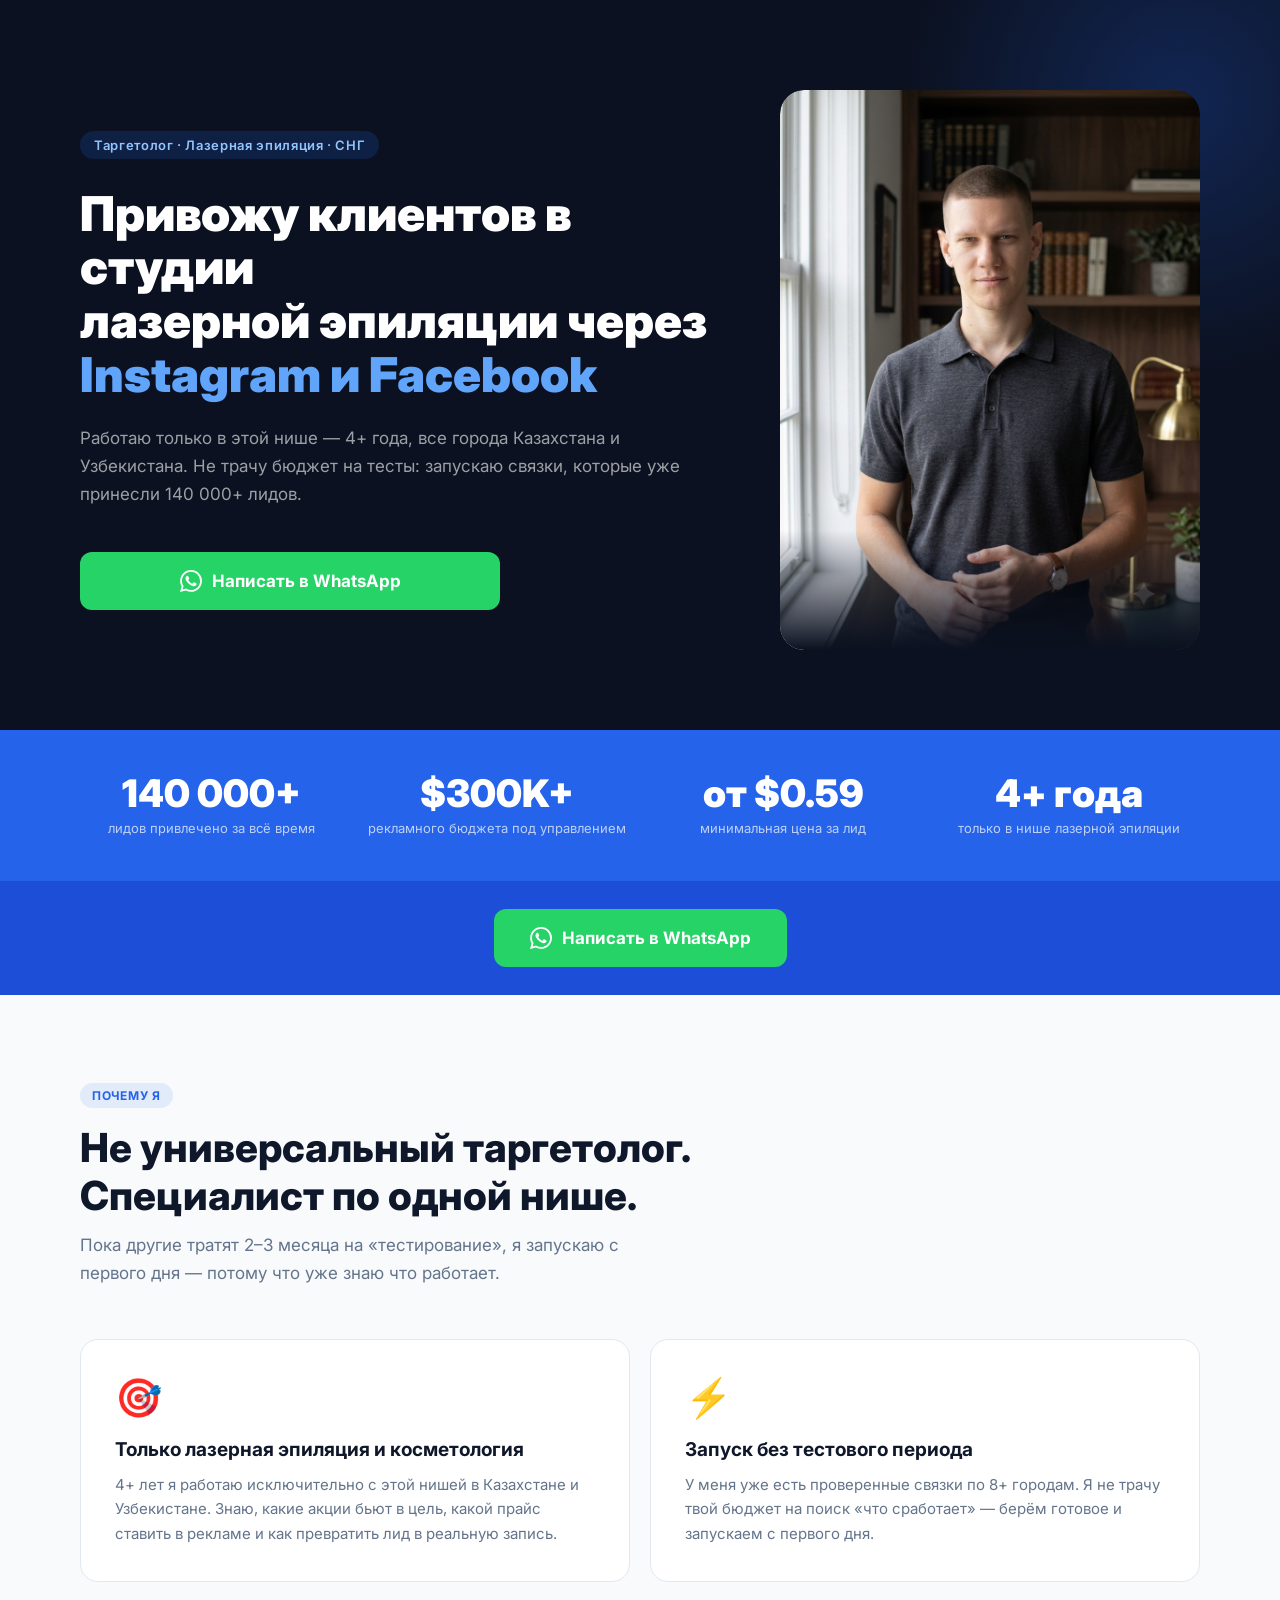
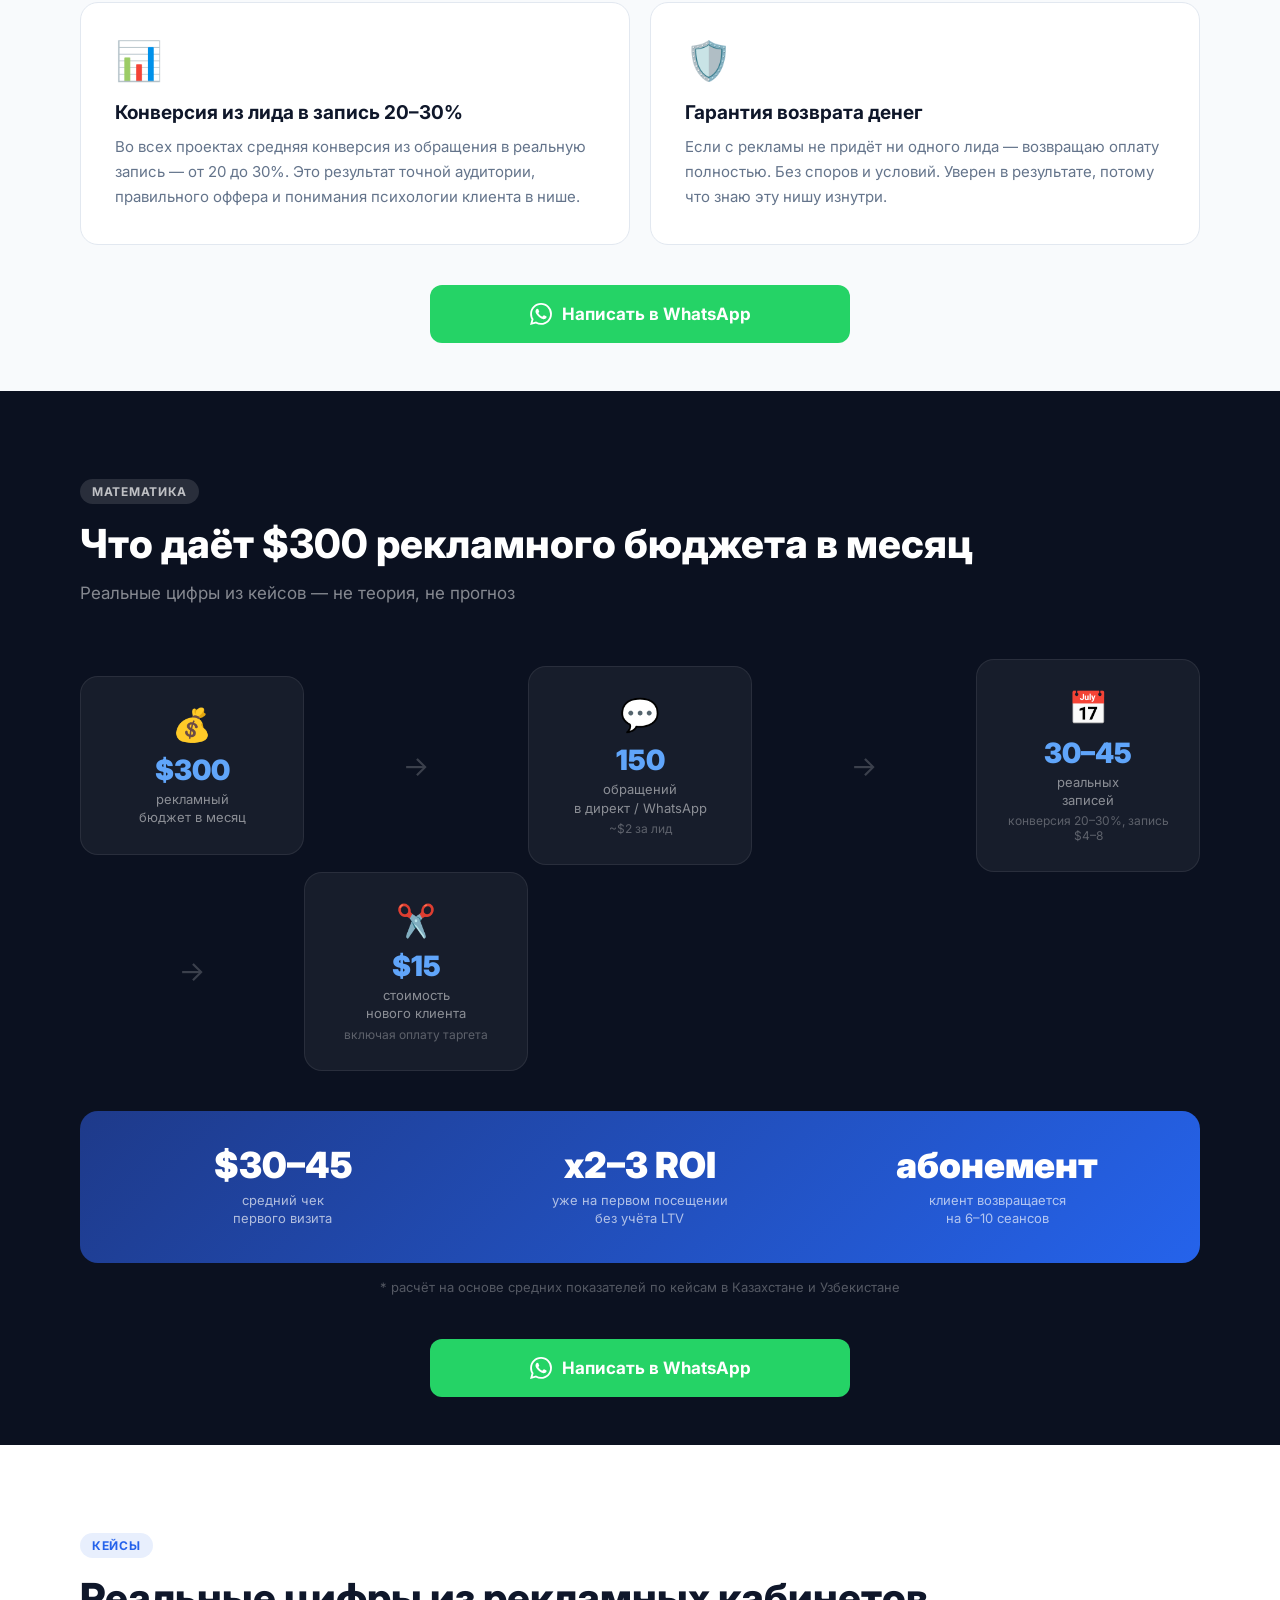
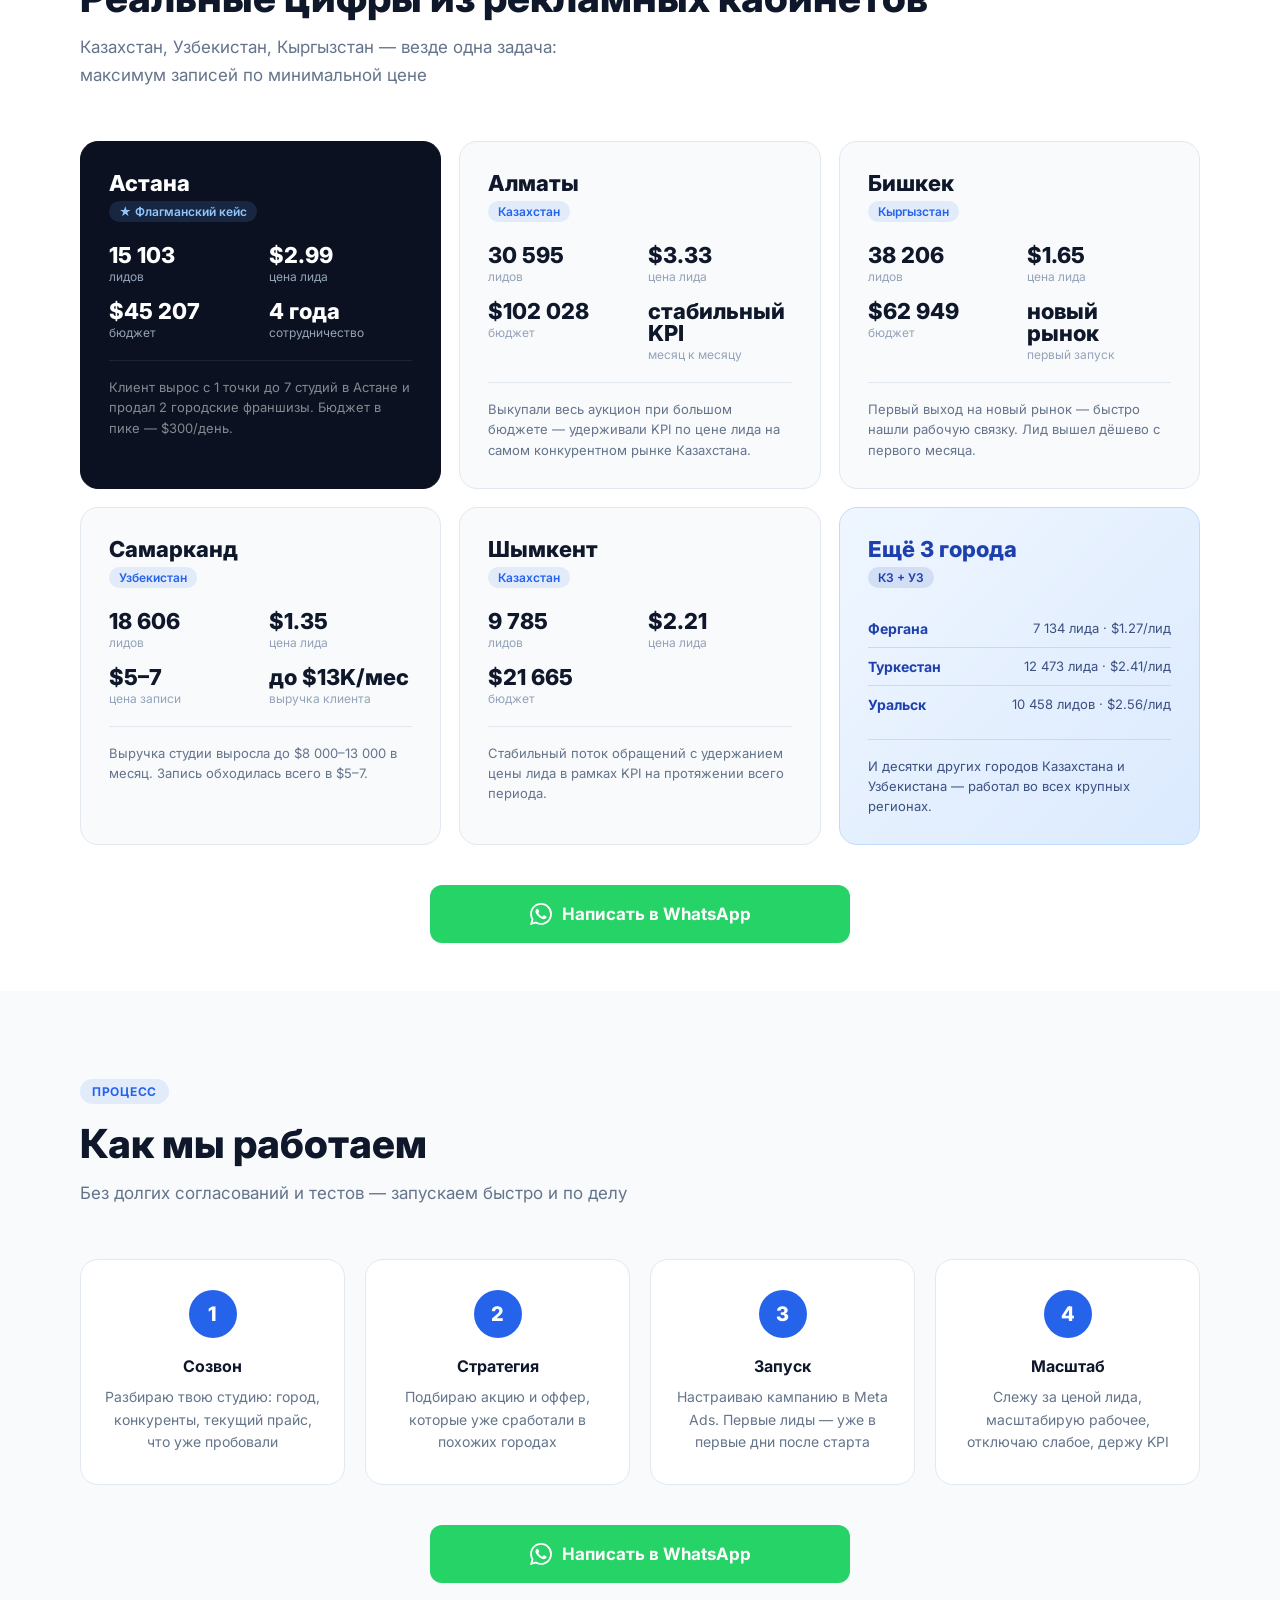
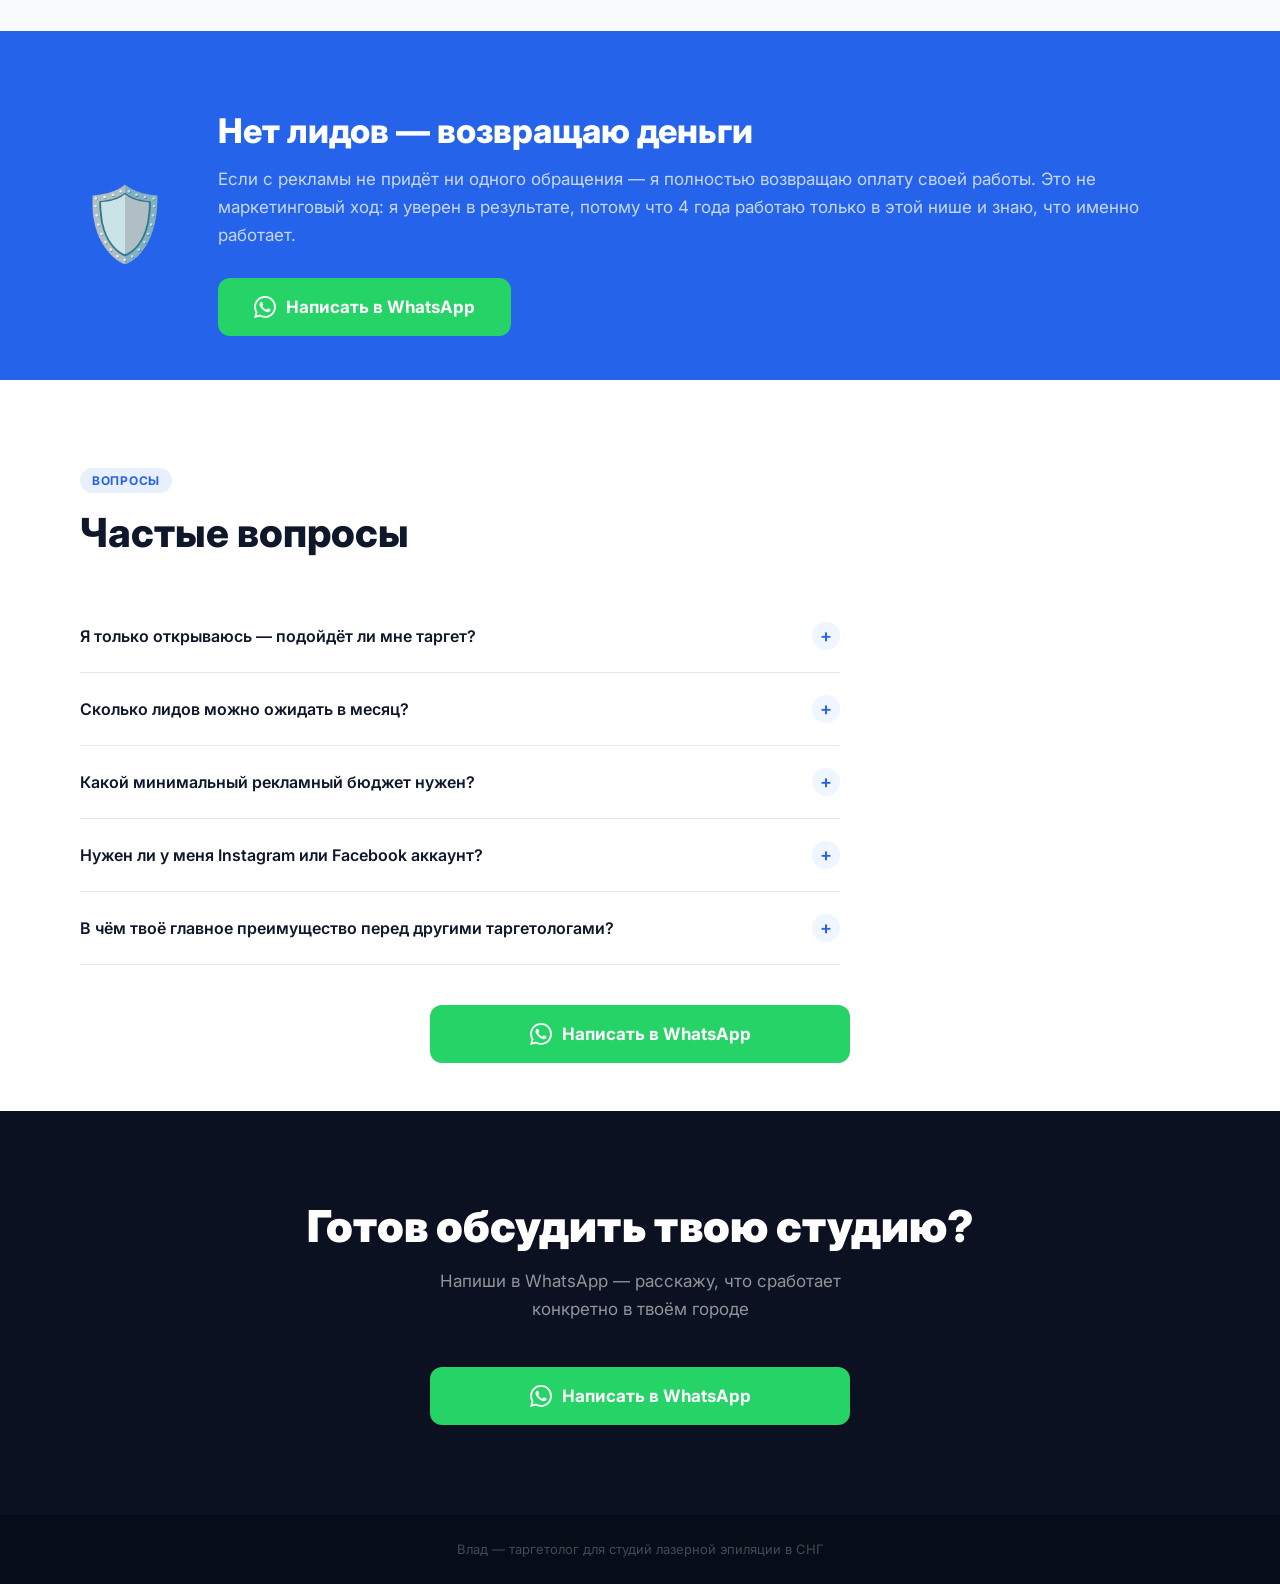
<file: index.html>
<!DOCTYPE html>
<html lang="ru">
<head>
    <meta charset="UTF-8">
    <meta name="viewport" content="width=device-width, initial-scale=1.0">
    <title>Влад — таргет для студий лазерной эпиляции в СНГ</title>
    <!-- Meta Pixel Code -->
    <script>
    !function(f,b,e,v,n,t,s)
    {if(f.fbq)return;n=f.fbq=function(){n.callMethod?
    n.callMethod.apply(n,arguments):n.queue.push(arguments)};
    if(!f._fbq)f._fbq=n;n.push=n;n.loaded=!0;n.version='2.0';
    n.queue=[];t=b.createElement(e);t.async=!0;
    t.src=v;s=b.getElementsByTagName(e)[0];
    s.parentNode.insertBefore(t,s)}(window, document,'script',
    'https://connect.facebook.net/en_US/fbevents.js');
    fbq('init', '1702976734050923');
    fbq('track', 'PageView');
    </script>
    <noscript><img height="1" width="1" style="display:none"
    src="https://www.facebook.com/tr?id=1702976734050923&ev=PageView&noscript=1"
    /></noscript>
    <!-- End Meta Pixel Code -->

    <link rel="preconnect" href="https://fonts.googleapis.com">
    <link href="https://fonts.googleapis.com/css2?family=Inter:wght@400;500;600;700;800;900&display=swap" rel="stylesheet">
    <style>
        * { margin: 0; padding: 0; box-sizing: border-box; }

        body {
            font-family: 'Inter', -apple-system, BlinkMacSystemFont, sans-serif;
            color: #0F172A;
            background: #fff;
            -webkit-font-smoothing: antialiased;
        }

        .container { max-width: 1160px; margin: 0 auto; padding: 0 20px; }

        /* ── CTA BUTTON ── */
        .btn-cta {
            display: inline-flex;
            align-items: center;
            justify-content: center;
            gap: 10px;
            padding: 18px 36px;
            background: #25D366;
            color: #fff;
            font-family: inherit;
            font-size: 17px;
            font-weight: 700;
            border-radius: 12px;
            text-decoration: none;
            transition: background 0.2s, transform 0.15s;
            cursor: pointer;
        }
        .btn-cta:hover { background: #1ebe5a; transform: translateY(-2px); }
        .btn-cta svg { width: 22px; height: 22px; fill: white; flex-shrink: 0; }
        .btn-cta-full { width: 100%; max-width: 420px; }

        /* CTA wrapper — центрирует кнопку */
        .section-cta {
            padding: 40px 0 0;
            display: flex;
            justify-content: center;
        }
        /* на тёмных секциях */
        .section-cta.dark-bg { padding: 44px 0 0; }

        /* ── FLOATING BUTTON ── */
        .float-wa {
            position: fixed;
            bottom: 28px;
            right: 24px;
            z-index: 999;
            width: 58px; height: 58px;
            border-radius: 50%;
            background: #25D366;
            display: flex;
            align-items: center;
            justify-content: center;
            box-shadow: 0 4px 20px rgba(37,211,102,0.45);
            transition: transform 0.2s, box-shadow 0.2s;
            opacity: 0;
            pointer-events: none;
            transition: opacity 0.3s, transform 0.2s;
        }
        .float-wa.visible { opacity: 1; pointer-events: auto; }
        .float-wa:hover { transform: scale(1.1); box-shadow: 0 6px 28px rgba(37,211,102,0.55); }
        .float-wa svg { width: 28px; height: 28px; fill: #fff; }

        /* ── HERO ── */
        .s-hero {
            background: #0B1120;
            padding: 90px 0 80px;
            position: relative;
            overflow: hidden;
        }
        .s-hero::before {
            content: '';
            position: absolute;
            top: -180px; right: -180px;
            width: 560px; height: 560px;
            border-radius: 50%;
            background: radial-gradient(circle, rgba(37,99,235,0.25) 0%, transparent 70%);
            pointer-events: none;
        }
        @media (max-width: 768px) { .s-hero { padding: 60px 0 60px; } }

        .hero-grid {
            display: grid;
            grid-template-columns: 1fr 420px;
            gap: 60px;
            align-items: center;
        }
        @media (max-width: 1024px) { .hero-grid { grid-template-columns: 1fr 340px; gap: 40px; } }
        @media (max-width: 768px) {
            .hero-grid { grid-template-columns: 1fr; gap: 40px; }
            .hero-photo-wrap { order: -1; }
        }

        .hero-photo-wrap {
            position: relative;
            border-radius: 24px;
            overflow: hidden;
        }
        .hero-photo-wrap img {
            width: 100%;
            display: block;
            border-radius: 24px;
            object-fit: cover;
        }
        /* тёмный градиент снизу — плавный переход в фон */
        .hero-photo-wrap::after {
            content: '';
            position: absolute;
            bottom: 0; left: 0; right: 0;
            height: 120px;
            background: linear-gradient(to top, #0B1120, transparent);
            border-radius: 0 0 24px 24px;
        }

        .hero-label {
            display: inline-block;
            padding: 6px 14px;
            background: rgba(37,99,235,0.18);
            color: #93C5FD;
            border-radius: 100px;
            font-size: 13px;
            font-weight: 600;
            letter-spacing: 0.05em;
            margin-bottom: 28px;
        }

        .hero-title {
            font-size: 48px;
            font-weight: 900;
            line-height: 1.12;
            color: #fff;
            margin-bottom: 22px;
        }
        .hero-title span { color: #60A5FA; }
        @media (max-width: 992px) { .hero-title { font-size: 38px; } }
        @media (max-width: 600px) { .hero-title { font-size: 30px; } }

        .hero-sub {
            font-size: 17px;
            line-height: 1.65;
            color: rgba(255,255,255,0.6);
            margin-bottom: 44px;
        }
        @media (max-width: 600px) { .hero-sub { font-size: 16px; } }

        /* ── STATS BAR ── */
        .s-stats { background: #2563EB; padding: 44px 0; }

        .stats-grid {
            display: grid;
            grid-template-columns: repeat(4, 1fr);
            gap: 24px;
            text-align: center;
        }
        @media (max-width: 768px) { .stats-grid { grid-template-columns: repeat(2, 1fr); gap: 32px; } }

        .stat-num {
            font-size: 38px;
            font-weight: 900;
            color: #fff;
            line-height: 1;
            margin-bottom: 7px;
        }
        @media (max-width: 600px) { .stat-num { font-size: 28px; } }
        .stat-label { font-size: 13px; color: rgba(255,255,255,0.7); line-height: 1.4; }

        /* ── SECTION SHARED ── */
        .section-tag {
            display: inline-block;
            padding: 5px 12px;
            background: rgba(37,99,235,0.1);
            color: #2563EB;
            border-radius: 100px;
            font-size: 12px;
            font-weight: 700;
            letter-spacing: 0.06em;
            text-transform: uppercase;
            margin-bottom: 16px;
        }
        .section-tag.light {
            background: rgba(255,255,255,0.12);
            color: rgba(255,255,255,0.7);
        }

        .section-title {
            font-size: 40px;
            font-weight: 800;
            line-height: 1.18;
            margin-bottom: 12px;
        }
        @media (max-width: 768px) { .section-title { font-size: 28px; } }

        .section-sub {
            font-size: 17px;
            color: #64748B;
            max-width: 560px;
            line-height: 1.65;
            margin-bottom: 52px;
        }

        /* ── WHY ME ── */
        .s-why { padding: 88px 0 48px; background: #F8FAFC; }

        .why-grid {
            display: grid;
            grid-template-columns: repeat(2, 1fr);
            gap: 20px;
        }
        @media (max-width: 640px) { .why-grid { grid-template-columns: 1fr; } }

        .why-card {
            background: #fff;
            border-radius: 18px;
            padding: 34px;
            border: 1px solid #E2E8F0;
            transition: box-shadow 0.2s;
        }
        .why-card:hover { box-shadow: 0 8px 32px rgba(0,0,0,0.06); }
        .why-icon { font-size: 38px; margin-bottom: 18px; }
        .why-card h3 { font-size: 19px; font-weight: 700; margin-bottom: 10px; line-height: 1.3; }
        .why-card p { font-size: 15px; color: #64748B; line-height: 1.65; }

        /* ── ROI MATH ── */
        .s-roi { background: #0B1120; padding: 88px 0 48px; }

        .s-roi .section-title { color: #fff; }
        .s-roi .section-sub { color: rgba(255,255,255,0.55); }

        .roi-funnel {
            display: grid;
            grid-template-columns: repeat(5, 1fr);
            align-items: center;
            gap: 0;
            margin-bottom: 40px;
        }
        @media (max-width: 900px) {
            .roi-funnel { grid-template-columns: 1fr; gap: 0; }
            .roi-arrow { transform: rotate(90deg); }
        }

        .roi-step {
            background: rgba(255,255,255,0.05);
            border: 1px solid rgba(255,255,255,0.08);
            border-radius: 18px;
            padding: 28px 20px;
            text-align: center;
        }
        .roi-step-icon { font-size: 32px; margin-bottom: 12px; }
        .roi-step-val {
            font-size: 28px;
            font-weight: 900;
            color: #60A5FA;
            line-height: 1;
            margin-bottom: 6px;
        }
        .roi-step-label {
            font-size: 13px;
            color: rgba(255,255,255,0.5);
            line-height: 1.4;
        }
        .roi-step-sub {
            font-size: 12px;
            color: rgba(255,255,255,0.3);
            margin-top: 4px;
        }

        .roi-arrow {
            display: flex;
            align-items: center;
            justify-content: center;
            color: rgba(255,255,255,0.2);
            font-size: 28px;
            padding: 0 4px;
        }
        @media (max-width: 900px) {
            .roi-arrow { padding: 8px 0; font-size: 22px; }
        }

        .roi-result {
            background: linear-gradient(135deg, #1E3A8A, #2563EB);
            border-radius: 18px;
            padding: 36px;
            display: grid;
            grid-template-columns: repeat(3, 1fr);
            gap: 24px;
            text-align: center;
        }
        @media (max-width: 640px) { .roi-result { grid-template-columns: 1fr; gap: 20px; } }

        .roi-result-val {
            font-size: 36px;
            font-weight: 900;
            color: #fff;
            line-height: 1;
            margin-bottom: 8px;
        }
        @media (max-width: 768px) { .roi-result-val { font-size: 28px; } }
        .roi-result-label { font-size: 13px; color: rgba(255,255,255,0.65); line-height: 1.4; }

        .roi-note {
            text-align: center;
            font-size: 13px;
            color: rgba(255,255,255,0.3);
            margin-top: 16px;
        }

        /* ── CASES ── */
        .s-cases { padding: 88px 0 48px; background: #fff; }

        .cases-grid {
            display: grid;
            grid-template-columns: repeat(3, 1fr);
            gap: 18px;
        }
        @media (max-width: 992px) { .cases-grid { grid-template-columns: repeat(2, 1fr); } }
        @media (max-width: 560px) { .cases-grid { grid-template-columns: 1fr; } }

        .case-card {
            border-radius: 18px;
            padding: 28px;
            background: #F8FAFC;
            border: 1px solid #E2E8F0;
        }
        .case-card.dark { background: #0B1120; border-color: #0B1120; }
        .case-card.blue-light { background: linear-gradient(135deg, #EFF6FF, #DBEAFE); border-color: #BFDBFE; }

        .case-city { font-size: 22px; font-weight: 800; color: #0F172A; margin-bottom: 4px; }
        .case-card.dark .case-city { color: #fff; }
        .case-card.blue-light .case-city { color: #1E40AF; }

        .case-badge {
            display: inline-block;
            padding: 3px 10px;
            border-radius: 100px;
            font-size: 12px;
            font-weight: 600;
            margin-bottom: 22px;
            background: rgba(37,99,235,0.1);
            color: #2563EB;
        }
        .case-card.dark .case-badge { background: rgba(96,165,250,0.15); color: #93C5FD; }
        .case-card.blue-light .case-badge { background: rgba(30,64,175,0.12); color: #1E40AF; }

        .case-metrics { display: grid; grid-template-columns: 1fr 1fr; gap: 16px; margin-bottom: 20px; }

        .metric-val { font-size: 22px; font-weight: 800; color: #0F172A; line-height: 1; margin-bottom: 3px; }
        .case-card.dark .metric-val { color: #fff; }
        .case-card.blue-light .metric-val { color: #1E3A8A; }
        .metric-label { font-size: 12px; color: #94A3B8; }

        .case-story {
            font-size: 13px;
            line-height: 1.55;
            color: #64748B;
            border-top: 1px solid #E2E8F0;
            padding-top: 16px;
        }
        .case-card.dark .case-story { color: rgba(255,255,255,0.5); border-top-color: rgba(255,255,255,0.08); }
        .case-card.blue-light .case-story { border-top-color: #BFDBFE; color: #3B5080; }

        .other-city-row {
            display: flex;
            justify-content: space-between;
            align-items: center;
            padding: 10px 0;
            border-bottom: 1px solid #BFDBFE;
            font-size: 14px;
        }
        .other-city-row:last-child { border-bottom: none; }
        .other-city-name { font-weight: 700; color: #1E40AF; }
        .other-city-stats { color: #3B5080; font-size: 13px; }

        /* ── HOW IT WORKS ── */
        .s-how { padding: 88px 0 48px; background: #F8FAFC; }

        .steps {
            display: grid;
            grid-template-columns: repeat(4, 1fr);
            gap: 20px;
        }
        @media (max-width: 900px) { .steps { grid-template-columns: repeat(2, 1fr); } }
        @media (max-width: 480px) { .steps { grid-template-columns: 1fr; } }

        .step { background: #fff; border-radius: 18px; padding: 30px 24px; border: 1px solid #E2E8F0; text-align: center; }
        .step-num {
            width: 48px; height: 48px;
            border-radius: 50%;
            background: #2563EB;
            color: #fff;
            font-size: 20px;
            font-weight: 800;
            display: flex;
            align-items: center;
            justify-content: center;
            margin: 0 auto 18px;
        }
        .step h3 { font-size: 16px; font-weight: 700; margin-bottom: 10px; }
        .step p { font-size: 14px; color: #64748B; line-height: 1.6; }

        /* ── GUARANTEE ── */
        .s-guarantee { background: #2563EB; padding: 80px 0 44px; }

        .guarantee-inner { display: flex; gap: 48px; align-items: center; }
        @media (max-width: 768px) { .guarantee-inner { flex-direction: column; text-align: center; gap: 24px; } }

        .guarantee-icon { font-size: 72px; flex-shrink: 0; }
        .guarantee-title { font-size: 34px; font-weight: 800; color: #fff; margin-bottom: 14px; line-height: 1.2; }
        @media (max-width: 600px) { .guarantee-title { font-size: 24px; } }
        .guarantee-text { font-size: 17px; color: rgba(255,255,255,0.75); line-height: 1.65; }

        /* CTA inside blue section */
        .section-cta.on-blue { justify-content: flex-start; }
        @media (max-width: 768px) { .section-cta.on-blue { justify-content: center; } }

        /* ── FAQ ── */
        .s-faq { padding: 88px 0 48px; background: #fff; }
        .faq-list { max-width: 760px; }

        .spoiler { border-bottom: 1px solid #E2E8F0; }
        .spoiler-hd {
            padding: 22px 0;
            cursor: pointer;
            display: flex;
            justify-content: space-between;
            align-items: center;
            font-size: 16px;
            font-weight: 600;
            color: #0F172A;
            gap: 16px;
            user-select: none;
        }
        .spoiler-icon {
            width: 28px; height: 28px;
            border-radius: 50%;
            background: #EFF6FF;
            color: #2563EB;
            font-size: 18px;
            flex-shrink: 0;
            display: flex;
            align-items: center;
            justify-content: center;
            transition: transform 0.25s, background 0.2s;
        }
        .spoiler.open .spoiler-icon { transform: rotate(45deg); background: #2563EB; color: #fff; }
        .spoiler-body { display: none; padding: 0 0 22px; font-size: 15px; line-height: 1.7; color: #64748B; }
        .spoiler.open .spoiler-body { display: block; }

        /* ── FINAL CTA ── */
        .s-cta { background: #0B1120; padding: 90px 0; text-align: center; }

        .cta-title { font-size: 44px; font-weight: 900; color: #fff; margin-bottom: 16px; line-height: 1.15; }
        @media (max-width: 600px) { .cta-title { font-size: 28px; } }
        .cta-sub { font-size: 17px; color: rgba(255,255,255,0.55); margin: 0 auto 44px; max-width: 480px; line-height: 1.65; }
        .cta-center { display: flex; justify-content: center; }

        /* ── FOOTER ── */
        .footer { background: #060C18; padding: 24px 0; text-align: center; }
        .footer p { font-size: 13px; color: rgba(255,255,255,0.25); line-height: 1.6; }

        /* ── STATS CTA STRIP ── */
        .stats-cta-strip {
            background: #1D4ED8;
            padding: 28px 0;
            display: flex;
            justify-content: center;
        }
    </style>
</head>
<body>

<!-- ═══ FLOATING WHATSAPP ═══ -->
<a href="https://wa.me/77712825889?text=Привет%2C+хочу+узнать+про+таргет+для+моей+студии+лазерной+эпиляции" class="float-wa" id="floatWa" aria-label="WhatsApp">
    <svg viewBox="0 0 24 24"><path d="M17.472 14.382c-.297-.149-1.758-.867-2.03-.967-.273-.099-.471-.148-.67.15-.197.297-.767.966-.94 1.164-.173.199-.347.223-.644.075-.297-.15-1.255-.463-2.39-1.475-.883-.788-1.48-1.761-1.653-2.059-.173-.297-.018-.458.13-.606.134-.133.298-.347.446-.52.149-.174.198-.298.298-.497.099-.198.05-.371-.025-.52-.075-.149-.669-1.612-.916-2.207-.242-.579-.487-.5-.669-.51-.173-.008-.371-.01-.57-.01-.198 0-.52.074-.792.372-.272.297-1.04 1.016-1.04 2.479 0 1.462 1.065 2.875 1.213 3.074.149.198 2.096 3.2 5.077 4.487.709.306 1.262.489 1.694.625.712.227 1.36.195 1.871.118.571-.085 1.758-.719 2.006-1.413.248-.694.248-1.289.173-1.413-.074-.124-.272-.198-.57-.347m-5.421 7.403h-.004a9.87 9.87 0 01-5.031-1.378l-.361-.214-3.741.982.998-3.648-.235-.374a9.86 9.86 0 01-1.51-5.26c.001-5.45 4.436-9.884 9.888-9.884 2.64 0 5.122 1.03 6.988 2.898a9.825 9.825 0 012.893 6.994c-.003 5.45-4.437 9.884-9.885 9.884m8.413-18.297A11.815 11.815 0 0012.05 0C5.495 0 .16 5.335.157 11.892c0 2.096.547 4.142 1.588 5.945L.057 24l6.305-1.654a11.882 11.882 0 005.683 1.448h.005c6.554 0 11.89-5.335 11.893-11.893a11.821 11.821 0 00-3.48-8.413z"/></svg>
</a>

<!-- ═══ HERO ═══ -->
<section class="s-hero">
    <div class="container">
        <div class="hero-grid">
        <div class="hero-left">
        <div class="hero-label">Таргетолог · Лазерная эпиляция · СНГ</div>
        <h1 class="hero-title">
            Привожу клиентов в студии<br>лазерной эпиляции через<br><span>Instagram и Facebook</span>
        </h1>
        <p class="hero-sub">
            Работаю только в этой нише — 4+ года, все города Казахстана и Узбекистана.
            Не трачу бюджет на тесты: запускаю связки, которые уже принесли 140 000+ лидов.
        </p>
        <a href="https://wa.me/77712825889?text=Привет%2C+хочу+узнать+про+таргет+для+моей+студии+лазерной+эпиляции" class="btn-cta btn-cta-full">
            <svg viewBox="0 0 24 24"><path d="M17.472 14.382c-.297-.149-1.758-.867-2.03-.967-.273-.099-.471-.148-.67.15-.197.297-.767.966-.94 1.164-.173.199-.347.223-.644.075-.297-.15-1.255-.463-2.39-1.475-.883-.788-1.48-1.761-1.653-2.059-.173-.297-.018-.458.13-.606.134-.133.298-.347.446-.52.149-.174.198-.298.298-.497.099-.198.05-.371-.025-.52-.075-.149-.669-1.612-.916-2.207-.242-.579-.487-.5-.669-.51-.173-.008-.371-.01-.57-.01-.198 0-.52.074-.792.372-.272.297-1.04 1.016-1.04 2.479 0 1.462 1.065 2.875 1.213 3.074.149.198 2.096 3.2 5.077 4.487.709.306 1.262.489 1.694.625.712.227 1.36.195 1.871.118.571-.085 1.758-.719 2.006-1.413.248-.694.248-1.289.173-1.413-.074-.124-.272-.198-.57-.347m-5.421 7.403h-.004a9.87 9.87 0 01-5.031-1.378l-.361-.214-3.741.982.998-3.648-.235-.374a9.86 9.86 0 01-1.51-5.26c.001-5.45 4.436-9.884 9.888-9.884 2.64 0 5.122 1.03 6.988 2.898a9.825 9.825 0 012.893 6.994c-.003 5.45-4.437 9.884-9.885 9.884m8.413-18.297A11.815 11.815 0 0012.05 0C5.495 0 .16 5.335.157 11.892c0 2.096.547 4.142 1.588 5.945L.057 24l6.305-1.654a11.882 11.882 0 005.683 1.448h.005c6.554 0 11.89-5.335 11.893-11.893a11.821 11.821 0 00-3.48-8.413z"/></svg>
            Написать в WhatsApp
        </a>
        </div><!-- /hero-left -->
        <div class="hero-photo-wrap">
            <img src="photo.jpg" alt="Влад — таргетолог">
        </div>
        </div><!-- /hero-grid -->
    </div>
</section>

<!-- ═══ STATS ═══ -->
<section class="s-stats">
    <div class="container">
        <div class="stats-grid">
            <div>
                <div class="stat-num">140 000+</div>
                <div class="stat-label">лидов привлечено за всё время</div>
            </div>
            <div>
                <div class="stat-num">$300K+</div>
                <div class="stat-label">рекламного бюджета под управлением</div>
            </div>
            <div>
                <div class="stat-num">от $0.59</div>
                <div class="stat-label">минимальная цена за лид</div>
            </div>
            <div>
                <div class="stat-num">4+ года</div>
                <div class="stat-label">только в нише лазерной эпиляции</div>
            </div>
        </div>
    </div>
</section>
<div class="stats-cta-strip">
    <a href="https://wa.me/77712825889?text=Привет%2C+хочу+узнать+про+таргет+для+моей+студии+лазерной+эпиляции" class="btn-cta">
        <svg viewBox="0 0 24 24"><path d="M17.472 14.382c-.297-.149-1.758-.867-2.03-.967-.273-.099-.471-.148-.67.15-.197.297-.767.966-.94 1.164-.173.199-.347.223-.644.075-.297-.15-1.255-.463-2.39-1.475-.883-.788-1.48-1.761-1.653-2.059-.173-.297-.018-.458.13-.606.134-.133.298-.347.446-.52.149-.174.198-.298.298-.497.099-.198.05-.371-.025-.52-.075-.149-.669-1.612-.916-2.207-.242-.579-.487-.5-.669-.51-.173-.008-.371-.01-.57-.01-.198 0-.52.074-.792.372-.272.297-1.04 1.016-1.04 2.479 0 1.462 1.065 2.875 1.213 3.074.149.198 2.096 3.2 5.077 4.487.709.306 1.262.489 1.694.625.712.227 1.36.195 1.871.118.571-.085 1.758-.719 2.006-1.413.248-.694.248-1.289.173-1.413-.074-.124-.272-.198-.57-.347m-5.421 7.403h-.004a9.87 9.87 0 01-5.031-1.378l-.361-.214-3.741.982.998-3.648-.235-.374a9.86 9.86 0 01-1.51-5.26c.001-5.45 4.436-9.884 9.888-9.884 2.64 0 5.122 1.03 6.988 2.898a9.825 9.825 0 012.893 6.994c-.003 5.45-4.437 9.884-9.885 9.884m8.413-18.297A11.815 11.815 0 0012.05 0C5.495 0 .16 5.335.157 11.892c0 2.096.547 4.142 1.588 5.945L.057 24l6.305-1.654a11.882 11.882 0 005.683 1.448h.005c6.554 0 11.89-5.335 11.893-11.893a11.821 11.821 0 00-3.48-8.413z"/></svg>
        Написать в WhatsApp
    </a>
</div>

<!-- ═══ WHY ME ═══ -->
<section class="s-why">
    <div class="container">
        <div class="section-tag">Почему я</div>
        <h2 class="section-title">Не универсальный таргетолог.<br>Специалист по одной нише.</h2>
        <p class="section-sub">Пока другие тратят 2–3 месяца на «тестирование», я запускаю с первого дня — потому что уже знаю что работает.</p>
        <div class="why-grid">
            <div class="why-card">
                <div class="why-icon">🎯</div>
                <h3>Только лазерная эпиляция и косметология</h3>
                <p>4+ лет я работаю исключительно с этой нишей в Казахстане и Узбекистане. Знаю, какие акции бьют в цель, какой прайс ставить в рекламе и как превратить лид в реальную запись.</p>
            </div>
            <div class="why-card">
                <div class="why-icon">⚡</div>
                <h3>Запуск без тестового периода</h3>
                <p>У меня уже есть проверенные связки по 8+ городам. Я не трачу твой бюджет на поиск «что сработает» — берём готовое и запускаем с первого дня.</p>
            </div>
            <div class="why-card">
                <div class="why-icon">📊</div>
                <h3>Конверсия из лида в запись 20–30%</h3>
                <p>Во всех проектах средняя конверсия из обращения в реальную запись — от 20 до 30%. Это результат точной аудитории, правильного оффера и понимания психологии клиента в нише.</p>
            </div>
            <div class="why-card">
                <div class="why-icon">🛡️</div>
                <h3>Гарантия возврата денег</h3>
                <p>Если с рекламы не придёт ни одного лида — возвращаю оплату полностью. Без споров и условий. Уверен в результате, потому что знаю эту нишу изнутри.</p>
            </div>
        </div>
        <div class="section-cta">
            <a href="https://wa.me/77712825889?text=Привет%2C+хочу+узнать+про+таргет+для+моей+студии+лазерной+эпиляции" class="btn-cta btn-cta-full">
                <svg viewBox="0 0 24 24"><path d="M17.472 14.382c-.297-.149-1.758-.867-2.03-.967-.273-.099-.471-.148-.67.15-.197.297-.767.966-.94 1.164-.173.199-.347.223-.644.075-.297-.15-1.255-.463-2.39-1.475-.883-.788-1.48-1.761-1.653-2.059-.173-.297-.018-.458.13-.606.134-.133.298-.347.446-.52.149-.174.198-.298.298-.497.099-.198.05-.371-.025-.52-.075-.149-.669-1.612-.916-2.207-.242-.579-.487-.5-.669-.51-.173-.008-.371-.01-.57-.01-.198 0-.52.074-.792.372-.272.297-1.04 1.016-1.04 2.479 0 1.462 1.065 2.875 1.213 3.074.149.198 2.096 3.2 5.077 4.487.709.306 1.262.489 1.694.625.712.227 1.36.195 1.871.118.571-.085 1.758-.719 2.006-1.413.248-.694.248-1.289.173-1.413-.074-.124-.272-.198-.57-.347m-5.421 7.403h-.004a9.87 9.87 0 01-5.031-1.378l-.361-.214-3.741.982.998-3.648-.235-.374a9.86 9.86 0 01-1.51-5.26c.001-5.45 4.436-9.884 9.888-9.884 2.64 0 5.122 1.03 6.988 2.898a9.825 9.825 0 012.893 6.994c-.003 5.45-4.437 9.884-9.885 9.884m8.413-18.297A11.815 11.815 0 0012.05 0C5.495 0 .16 5.335.157 11.892c0 2.096.547 4.142 1.588 5.945L.057 24l6.305-1.654a11.882 11.882 0 005.683 1.448h.005c6.554 0 11.89-5.335 11.893-11.893a11.821 11.821 0 00-3.48-8.413z"/></svg>
                Написать в WhatsApp
            </a>
        </div>
    </div>
</section>

<!-- ═══ ROI MATH ═══ -->
<section class="s-roi">
    <div class="container">
        <div class="section-tag light">Математика</div>
        <h2 class="section-title">Что даёт $300 рекламного бюджета в месяц</h2>
        <p class="section-sub" style="color:rgba(255,255,255,0.5)">Реальные цифры из кейсов — не теория, не прогноз</p>

        <div class="roi-funnel">
            <div class="roi-step">
                <div class="roi-step-icon">💰</div>
                <div class="roi-step-val">$300</div>
                <div class="roi-step-label">рекламный<br>бюджет в месяц</div>
            </div>
            <div class="roi-arrow">→</div>
            <div class="roi-step">
                <div class="roi-step-icon">💬</div>
                <div class="roi-step-val">150</div>
                <div class="roi-step-label">обращений<br>в директ / WhatsApp</div>
                <div class="roi-step-sub">~$2 за лид</div>
            </div>
            <div class="roi-arrow">→</div>
            <div class="roi-step">
                <div class="roi-step-icon">📅</div>
                <div class="roi-step-val">30–45</div>
                <div class="roi-step-label">реальных<br>записей</div>
                <div class="roi-step-sub">конверсия 20–30%, запись $4–8</div>
            </div>
            <div class="roi-arrow">→</div>
            <div class="roi-step">
                <div class="roi-step-icon">✂️</div>
                <div class="roi-step-val">$15</div>
                <div class="roi-step-label">стоимость<br>нового клиента</div>
                <div class="roi-step-sub">включая оплату таргета</div>
            </div>
        </div>

        <div class="roi-result">
            <div>
                <div class="roi-result-val">$30–45</div>
                <div class="roi-result-label">средний чек<br>первого визита</div>
            </div>
            <div>
                <div class="roi-result-val">x2–3 ROI</div>
                <div class="roi-result-label">уже на первом посещении<br>без учёта LTV</div>
            </div>
            <div>
                <div class="roi-result-val">абонемент</div>
                <div class="roi-result-label">клиент возвращается<br>на 6–10 сеансов</div>
            </div>
        </div>
        <p class="roi-note">* расчёт на основе средних показателей по кейсам в Казахстане и Узбекистане</p>

        <div class="section-cta dark-bg">
            <a href="https://wa.me/77712825889?text=Привет%2C+хочу+узнать+про+таргет+для+моей+студии+лазерной+эпиляции" class="btn-cta btn-cta-full">
                <svg viewBox="0 0 24 24"><path d="M17.472 14.382c-.297-.149-1.758-.867-2.03-.967-.273-.099-.471-.148-.67.15-.197.297-.767.966-.94 1.164-.173.199-.347.223-.644.075-.297-.15-1.255-.463-2.39-1.475-.883-.788-1.48-1.761-1.653-2.059-.173-.297-.018-.458.13-.606.134-.133.298-.347.446-.52.149-.174.198-.298.298-.497.099-.198.05-.371-.025-.52-.075-.149-.669-1.612-.916-2.207-.242-.579-.487-.5-.669-.51-.173-.008-.371-.01-.57-.01-.198 0-.52.074-.792.372-.272.297-1.04 1.016-1.04 2.479 0 1.462 1.065 2.875 1.213 3.074.149.198 2.096 3.2 5.077 4.487.709.306 1.262.489 1.694.625.712.227 1.36.195 1.871.118.571-.085 1.758-.719 2.006-1.413.248-.694.248-1.289.173-1.413-.074-.124-.272-.198-.57-.347m-5.421 7.403h-.004a9.87 9.87 0 01-5.031-1.378l-.361-.214-3.741.982.998-3.648-.235-.374a9.86 9.86 0 01-1.51-5.26c.001-5.45 4.436-9.884 9.888-9.884 2.64 0 5.122 1.03 6.988 2.898a9.825 9.825 0 012.893 6.994c-.003 5.45-4.437 9.884-9.885 9.884m8.413-18.297A11.815 11.815 0 0012.05 0C5.495 0 .16 5.335.157 11.892c0 2.096.547 4.142 1.588 5.945L.057 24l6.305-1.654a11.882 11.882 0 005.683 1.448h.005c6.554 0 11.89-5.335 11.893-11.893a11.821 11.821 0 00-3.48-8.413z"/></svg>
                Написать в WhatsApp
            </a>
        </div>
    </div>
</section>

<!-- ═══ CASES ═══ -->
<section class="s-cases">
    <div class="container">
        <div class="section-tag">Кейсы</div>
        <h2 class="section-title">Реальные цифры из рекламных кабинетов</h2>
        <p class="section-sub">Казахстан, Узбекистан, Кыргызстан — везде одна задача: максимум записей по минимальной цене</p>

        <div class="cases-grid">
            <div class="case-card dark">
                <div class="case-city">Астана</div>
                <span class="case-badge">★ Флагманский кейс</span>
                <div class="case-metrics">
                    <div><div class="metric-val">15 103</div><div class="metric-label">лидов</div></div>
                    <div><div class="metric-val">$2.99</div><div class="metric-label">цена лида</div></div>
                    <div><div class="metric-val">$45 207</div><div class="metric-label">бюджет</div></div>
                    <div><div class="metric-val">4 года</div><div class="metric-label">сотрудничество</div></div>
                </div>
                <p class="case-story">Клиент вырос с 1 точки до 7 студий в Астане и продал 2 городские франшизы. Бюджет в пике — $300/день.</p>
            </div>

            <div class="case-card">
                <div class="case-city">Алматы</div>
                <span class="case-badge">Казахстан</span>
                <div class="case-metrics">
                    <div><div class="metric-val">30 595</div><div class="metric-label">лидов</div></div>
                    <div><div class="metric-val">$3.33</div><div class="metric-label">цена лида</div></div>
                    <div><div class="metric-val">$102 028</div><div class="metric-label">бюджет</div></div>
                    <div><div class="metric-val">стабильный KPI</div><div class="metric-label">месяц к месяцу</div></div>
                </div>
                <p class="case-story">Выкупали весь аукцион при большом бюджете — удерживали KPI по цене лида на самом конкурентном рынке Казахстана.</p>
            </div>

            <div class="case-card">
                <div class="case-city">Бишкек</div>
                <span class="case-badge">Кыргызстан</span>
                <div class="case-metrics">
                    <div><div class="metric-val">38 206</div><div class="metric-label">лидов</div></div>
                    <div><div class="metric-val">$1.65</div><div class="metric-label">цена лида</div></div>
                    <div><div class="metric-val">$62 949</div><div class="metric-label">бюджет</div></div>
                    <div><div class="metric-val">новый рынок</div><div class="metric-label">первый запуск</div></div>
                </div>
                <p class="case-story">Первый выход на новый рынок — быстро нашли рабочую связку. Лид вышел дёшево с первого месяца.</p>
            </div>

            <div class="case-card">
                <div class="case-city">Самарканд</div>
                <span class="case-badge">Узбекистан</span>
                <div class="case-metrics">
                    <div><div class="metric-val">18 606</div><div class="metric-label">лидов</div></div>
                    <div><div class="metric-val">$1.35</div><div class="metric-label">цена лида</div></div>
                    <div><div class="metric-val">$5–7</div><div class="metric-label">цена записи</div></div>
                    <div><div class="metric-val">до $13K/мес</div><div class="metric-label">выручка клиента</div></div>
                </div>
                <p class="case-story">Выручка студии выросла до $8 000–13 000 в месяц. Запись обходилась всего в $5–7.</p>
            </div>

            <div class="case-card">
                <div class="case-city">Шымкент</div>
                <span class="case-badge">Казахстан</span>
                <div class="case-metrics">
                    <div><div class="metric-val">9 785</div><div class="metric-label">лидов</div></div>
                    <div><div class="metric-val">$2.21</div><div class="metric-label">цена лида</div></div>
                    <div><div class="metric-val">$21 665</div><div class="metric-label">бюджет</div></div>
                </div>
                <p class="case-story">Стабильный поток обращений с удержанием цены лида в рамках KPI на протяжении всего периода.</p>
            </div>

            <div class="case-card blue-light">
                <div class="case-city">Ещё 3 города</div>
                <span class="case-badge">КЗ + УЗ</span>
                <div style="margin-bottom: 16px;">
                    <div class="other-city-row">
                        <span class="other-city-name">Фергана</span>
                        <span class="other-city-stats">7 134 лида · $1.27/лид</span>
                    </div>
                    <div class="other-city-row">
                        <span class="other-city-name">Туркестан</span>
                        <span class="other-city-stats">12 473 лида · $2.41/лид</span>
                    </div>
                    <div class="other-city-row">
                        <span class="other-city-name">Уральск</span>
                        <span class="other-city-stats">10 458 лидов · $2.56/лид</span>
                    </div>
                </div>
                <p class="case-story">И десятки других городов Казахстана и Узбекистана — работал во всех крупных регионах.</p>
            </div>
        </div>

        <div class="section-cta">
            <a href="https://wa.me/77712825889?text=Привет%2C+хочу+узнать+про+таргет+для+моей+студии+лазерной+эпиляции" class="btn-cta btn-cta-full">
                <svg viewBox="0 0 24 24"><path d="M17.472 14.382c-.297-.149-1.758-.867-2.03-.967-.273-.099-.471-.148-.67.15-.197.297-.767.966-.94 1.164-.173.199-.347.223-.644.075-.297-.15-1.255-.463-2.39-1.475-.883-.788-1.48-1.761-1.653-2.059-.173-.297-.018-.458.13-.606.134-.133.298-.347.446-.52.149-.174.198-.298.298-.497.099-.198.05-.371-.025-.52-.075-.149-.669-1.612-.916-2.207-.242-.579-.487-.5-.669-.51-.173-.008-.371-.01-.57-.01-.198 0-.52.074-.792.372-.272.297-1.04 1.016-1.04 2.479 0 1.462 1.065 2.875 1.213 3.074.149.198 2.096 3.2 5.077 4.487.709.306 1.262.489 1.694.625.712.227 1.36.195 1.871.118.571-.085 1.758-.719 2.006-1.413.248-.694.248-1.289.173-1.413-.074-.124-.272-.198-.57-.347m-5.421 7.403h-.004a9.87 9.87 0 01-5.031-1.378l-.361-.214-3.741.982.998-3.648-.235-.374a9.86 9.86 0 01-1.51-5.26c.001-5.45 4.436-9.884 9.888-9.884 2.64 0 5.122 1.03 6.988 2.898a9.825 9.825 0 012.893 6.994c-.003 5.45-4.437 9.884-9.885 9.884m8.413-18.297A11.815 11.815 0 0012.05 0C5.495 0 .16 5.335.157 11.892c0 2.096.547 4.142 1.588 5.945L.057 24l6.305-1.654a11.882 11.882 0 005.683 1.448h.005c6.554 0 11.89-5.335 11.893-11.893a11.821 11.821 0 00-3.48-8.413z"/></svg>
                Написать в WhatsApp
            </a>
        </div>
    </div>
</section>

<!-- ═══ HOW IT WORKS ═══ -->
<section class="s-how">
    <div class="container">
        <div class="section-tag">Процесс</div>
        <h2 class="section-title">Как мы работаем</h2>
        <p class="section-sub">Без долгих согласований и тестов — запускаем быстро и по делу</p>
        <div class="steps">
            <div class="step">
                <div class="step-num">1</div>
                <h3>Созвон</h3>
                <p>Разбираю твою студию: город, конкуренты, текущий прайс, что уже пробовали</p>
            </div>
            <div class="step">
                <div class="step-num">2</div>
                <h3>Стратегия</h3>
                <p>Подбираю акцию и оффер, которые уже сработали в похожих городах</p>
            </div>
            <div class="step">
                <div class="step-num">3</div>
                <h3>Запуск</h3>
                <p>Настраиваю кампанию в Meta Ads. Первые лиды — уже в первые дни после старта</p>
            </div>
            <div class="step">
                <div class="step-num">4</div>
                <h3>Масштаб</h3>
                <p>Слежу за ценой лида, масштабирую рабочее, отключаю слабое, держу KPI</p>
            </div>
        </div>
        <div class="section-cta">
            <a href="https://wa.me/77712825889?text=Привет%2C+хочу+узнать+про+таргет+для+моей+студии+лазерной+эпиляции" class="btn-cta btn-cta-full">
                <svg viewBox="0 0 24 24"><path d="M17.472 14.382c-.297-.149-1.758-.867-2.03-.967-.273-.099-.471-.148-.67.15-.197.297-.767.966-.94 1.164-.173.199-.347.223-.644.075-.297-.15-1.255-.463-2.39-1.475-.883-.788-1.48-1.761-1.653-2.059-.173-.297-.018-.458.13-.606.134-.133.298-.347.446-.52.149-.174.198-.298.298-.497.099-.198.05-.371-.025-.52-.075-.149-.669-1.612-.916-2.207-.242-.579-.487-.5-.669-.51-.173-.008-.371-.01-.57-.01-.198 0-.52.074-.792.372-.272.297-1.04 1.016-1.04 2.479 0 1.462 1.065 2.875 1.213 3.074.149.198 2.096 3.2 5.077 4.487.709.306 1.262.489 1.694.625.712.227 1.36.195 1.871.118.571-.085 1.758-.719 2.006-1.413.248-.694.248-1.289.173-1.413-.074-.124-.272-.198-.57-.347m-5.421 7.403h-.004a9.87 9.87 0 01-5.031-1.378l-.361-.214-3.741.982.998-3.648-.235-.374a9.86 9.86 0 01-1.51-5.26c.001-5.45 4.436-9.884 9.888-9.884 2.64 0 5.122 1.03 6.988 2.898a9.825 9.825 0 012.893 6.994c-.003 5.45-4.437 9.884-9.885 9.884m8.413-18.297A11.815 11.815 0 0012.05 0C5.495 0 .16 5.335.157 11.892c0 2.096.547 4.142 1.588 5.945L.057 24l6.305-1.654a11.882 11.882 0 005.683 1.448h.005c6.554 0 11.89-5.335 11.893-11.893a11.821 11.821 0 00-3.48-8.413z"/></svg>
                Написать в WhatsApp
            </a>
        </div>
    </div>
</section>

<!-- ═══ GUARANTEE ═══ -->
<section class="s-guarantee">
    <div class="container">
        <div class="guarantee-inner">
            <div class="guarantee-icon">🛡️</div>
            <div>
                <h2 class="guarantee-title">Нет лидов — возвращаю деньги</h2>
                <p class="guarantee-text">
                    Если с рекламы не придёт ни одного обращения — я полностью возвращаю оплату своей работы.
                    Это не маркетинговый ход: я уверен в результате, потому что 4 года работаю только в этой нише
                    и знаю, что именно работает.
                </p>
                <div class="section-cta on-blue" style="padding-top: 28px;">
                    <a href="https://wa.me/77712825889?text=Привет%2C+хочу+узнать+про+таргет+для+моей+студии+лазерной+эпиляции" class="btn-cta">
                        <svg viewBox="0 0 24 24"><path d="M17.472 14.382c-.297-.149-1.758-.867-2.03-.967-.273-.099-.471-.148-.67.15-.197.297-.767.966-.94 1.164-.173.199-.347.223-.644.075-.297-.15-1.255-.463-2.39-1.475-.883-.788-1.48-1.761-1.653-2.059-.173-.297-.018-.458.13-.606.134-.133.298-.347.446-.52.149-.174.198-.298.298-.497.099-.198.05-.371-.025-.52-.075-.149-.669-1.612-.916-2.207-.242-.579-.487-.5-.669-.51-.173-.008-.371-.01-.57-.01-.198 0-.52.074-.792.372-.272.297-1.04 1.016-1.04 2.479 0 1.462 1.065 2.875 1.213 3.074.149.198 2.096 3.2 5.077 4.487.709.306 1.262.489 1.694.625.712.227 1.36.195 1.871.118.571-.085 1.758-.719 2.006-1.413.248-.694.248-1.289.173-1.413-.074-.124-.272-.198-.57-.347m-5.421 7.403h-.004a9.87 9.87 0 01-5.031-1.378l-.361-.214-3.741.982.998-3.648-.235-.374a9.86 9.86 0 01-1.51-5.26c.001-5.45 4.436-9.884 9.888-9.884 2.64 0 5.122 1.03 6.988 2.898a9.825 9.825 0 012.893 6.994c-.003 5.45-4.437 9.884-9.885 9.884m8.413-18.297A11.815 11.815 0 0012.05 0C5.495 0 .16 5.335.157 11.892c0 2.096.547 4.142 1.588 5.945L.057 24l6.305-1.654a11.882 11.882 0 005.683 1.448h.005c6.554 0 11.89-5.335 11.893-11.893a11.821 11.821 0 00-3.48-8.413z"/></svg>
                        Написать в WhatsApp
                    </a>
                </div>
            </div>
        </div>
    </div>
</section>

<!-- ═══ FAQ ═══ -->
<section class="s-faq">
    <div class="container">
        <div class="section-tag">Вопросы</div>
        <h2 class="section-title" style="margin-bottom: 44px;">Частые вопросы</h2>

        <div class="faq-list">
            <div class="spoiler">
                <div class="spoiler-hd" onclick="toggleS(this)">
                    Я только открываюсь — подойдёт ли мне таргет?
                    <span class="spoiler-icon">+</span>
                </div>
                <div class="spoiler-body">Да. У меня есть опыт запуска для новых студий — включая первый выход на рынки Бишкека и других городов с нуля. Знаю, как быстро набрать первых клиентов даже без базы.</div>
            </div>
            <div class="spoiler">
                <div class="spoiler-hd" onclick="toggleS(this)">
                    Сколько лидов можно ожидать в месяц?
                    <span class="spoiler-icon">+</span>
                </div>
                <div class="spoiler-body">Зависит от города и дневного бюджета. По моим кейсам — от 300 до 3 000+ обращений в месяц. Из них 20–30% конвертируются в реальные записи при нормальной работе администратора.</div>
            </div>
            <div class="spoiler">
                <div class="spoiler-hd" onclick="toggleS(this)">
                    Какой минимальный рекламный бюджет нужен?
                    <span class="spoiler-icon">+</span>
                </div>
                <div class="spoiler-body">Для старта хватает $5–10 в день. Этого достаточно чтобы получить первые обращения и убедиться в результате. Дальше масштабируемся по мере роста выручки.</div>
            </div>
            <div class="spoiler">
                <div class="spoiler-hd" onclick="toggleS(this)">
                    Нужен ли у меня Instagram или Facebook аккаунт?
                    <span class="spoiler-icon">+</span>
                </div>
                <div class="spoiler-body">Желательно. Если аккаунт слабый — дам конкретные рекомендации что улучшить, чтобы реклама давала лучший результат. Аккаунт работает как витрина: чем лучше он выглядит, тем дешевле лид.</div>
            </div>
            <div class="spoiler">
                <div class="spoiler-hd" onclick="toggleS(this)">
                    В чём твоё главное преимущество перед другими таргетологами?
                    <span class="spoiler-icon">+</span>
                </div>
                <div class="spoiler-body">Я работаю только в одной нише. Обычный таргетолог будет тестировать аудитории и офферы 2–3 месяца за твой счёт. Я запускаю связки, которые уже принесли 140 000+ лидов — без этапа «проверим, что сработает».</div>
            </div>
        </div>

        <div class="section-cta">
            <a href="https://wa.me/77712825889?text=Привет%2C+хочу+узнать+про+таргет+для+моей+студии+лазерной+эпиляции" class="btn-cta btn-cta-full">
                <svg viewBox="0 0 24 24"><path d="M17.472 14.382c-.297-.149-1.758-.867-2.03-.967-.273-.099-.471-.148-.67.15-.197.297-.767.966-.94 1.164-.173.199-.347.223-.644.075-.297-.15-1.255-.463-2.39-1.475-.883-.788-1.48-1.761-1.653-2.059-.173-.297-.018-.458.13-.606.134-.133.298-.347.446-.52.149-.174.198-.298.298-.497.099-.198.05-.371-.025-.52-.075-.149-.669-1.612-.916-2.207-.242-.579-.487-.5-.669-.51-.173-.008-.371-.01-.57-.01-.198 0-.52.074-.792.372-.272.297-1.04 1.016-1.04 2.479 0 1.462 1.065 2.875 1.213 3.074.149.198 2.096 3.2 5.077 4.487.709.306 1.262.489 1.694.625.712.227 1.36.195 1.871.118.571-.085 1.758-.719 2.006-1.413.248-.694.248-1.289.173-1.413-.074-.124-.272-.198-.57-.347m-5.421 7.403h-.004a9.87 9.87 0 01-5.031-1.378l-.361-.214-3.741.982.998-3.648-.235-.374a9.86 9.86 0 01-1.51-5.26c.001-5.45 4.436-9.884 9.888-9.884 2.64 0 5.122 1.03 6.988 2.898a9.825 9.825 0 012.893 6.994c-.003 5.45-4.437 9.884-9.885 9.884m8.413-18.297A11.815 11.815 0 0012.05 0C5.495 0 .16 5.335.157 11.892c0 2.096.547 4.142 1.588 5.945L.057 24l6.305-1.654a11.882 11.882 0 005.683 1.448h.005c6.554 0 11.89-5.335 11.893-11.893a11.821 11.821 0 00-3.48-8.413z"/></svg>
                Написать в WhatsApp
            </a>
        </div>
    </div>
</section>

<!-- ═══ FINAL CTA ═══ -->
<section class="s-cta">
    <div class="container">
        <h2 class="cta-title">Готов обсудить твою студию?</h2>
        <p class="cta-sub">Напиши в WhatsApp — расскажу, что сработает конкретно в твоём городе</p>
        <div class="cta-center">
            <a href="https://wa.me/77712825889?text=Привет%2C+хочу+узнать+про+таргет+для+моей+студии+лазерной+эпиляции" class="btn-cta btn-cta-full">
                <svg viewBox="0 0 24 24"><path d="M17.472 14.382c-.297-.149-1.758-.867-2.03-.967-.273-.099-.471-.148-.67.15-.197.297-.767.966-.94 1.164-.173.199-.347.223-.644.075-.297-.15-1.255-.463-2.39-1.475-.883-.788-1.48-1.761-1.653-2.059-.173-.297-.018-.458.13-.606.134-.133.298-.347.446-.52.149-.174.198-.298.298-.497.099-.198.05-.371-.025-.52-.075-.149-.669-1.612-.916-2.207-.242-.579-.487-.5-.669-.51-.173-.008-.371-.01-.57-.01-.198 0-.52.074-.792.372-.272.297-1.04 1.016-1.04 2.479 0 1.462 1.065 2.875 1.213 3.074.149.198 2.096 3.2 5.077 4.487.709.306 1.262.489 1.694.625.712.227 1.36.195 1.871.118.571-.085 1.758-.719 2.006-1.413.248-.694.248-1.289.173-1.413-.074-.124-.272-.198-.57-.347m-5.421 7.403h-.004a9.87 9.87 0 01-5.031-1.378l-.361-.214-3.741.982.998-3.648-.235-.374a9.86 9.86 0 01-1.51-5.26c.001-5.45 4.436-9.884 9.888-9.884 2.64 0 5.122 1.03 6.988 2.898a9.825 9.825 0 012.893 6.994c-.003 5.45-4.437 9.884-9.885 9.884m8.413-18.297A11.815 11.815 0 0012.05 0C5.495 0 .16 5.335.157 11.892c0 2.096.547 4.142 1.588 5.945L.057 24l6.305-1.654a11.882 11.882 0 005.683 1.448h.005c6.554 0 11.89-5.335 11.893-11.893a11.821 11.821 0 00-3.48-8.413z"/></svg>
                Написать в WhatsApp
            </a>
        </div>
    </div>
</section>

<!-- ═══ FOOTER ═══ -->
<footer class="footer">
    <div class="container">
        <p>Влад — таргетолог для студий лазерной эпиляции в СНГ</p>
    </div>
</footer>

<script>
    // FAQ accordion
    function toggleS(hd) {
        var sp = hd.parentElement;
        var wasOpen = sp.classList.contains('open');
        document.querySelectorAll('.spoiler').forEach(function(s) { s.classList.remove('open'); });
        if (!wasOpen) sp.classList.add('open');
    }

    // Lead event на все кнопки WhatsApp
    document.querySelectorAll('.btn-cta').forEach(function(btn) {
        btn.addEventListener('click', function() {
            if (typeof fbq !== 'undefined') fbq('track', 'Lead');
        });
    });

    // Floating WhatsApp button — появляется после прокрутки на 400px
    var floatWa = document.getElementById('floatWa');
    window.addEventListener('scroll', function() {
        floatWa.classList.toggle('visible', window.scrollY > 400);
    }, { passive: true });
</script>

</body>
</html>
</file>
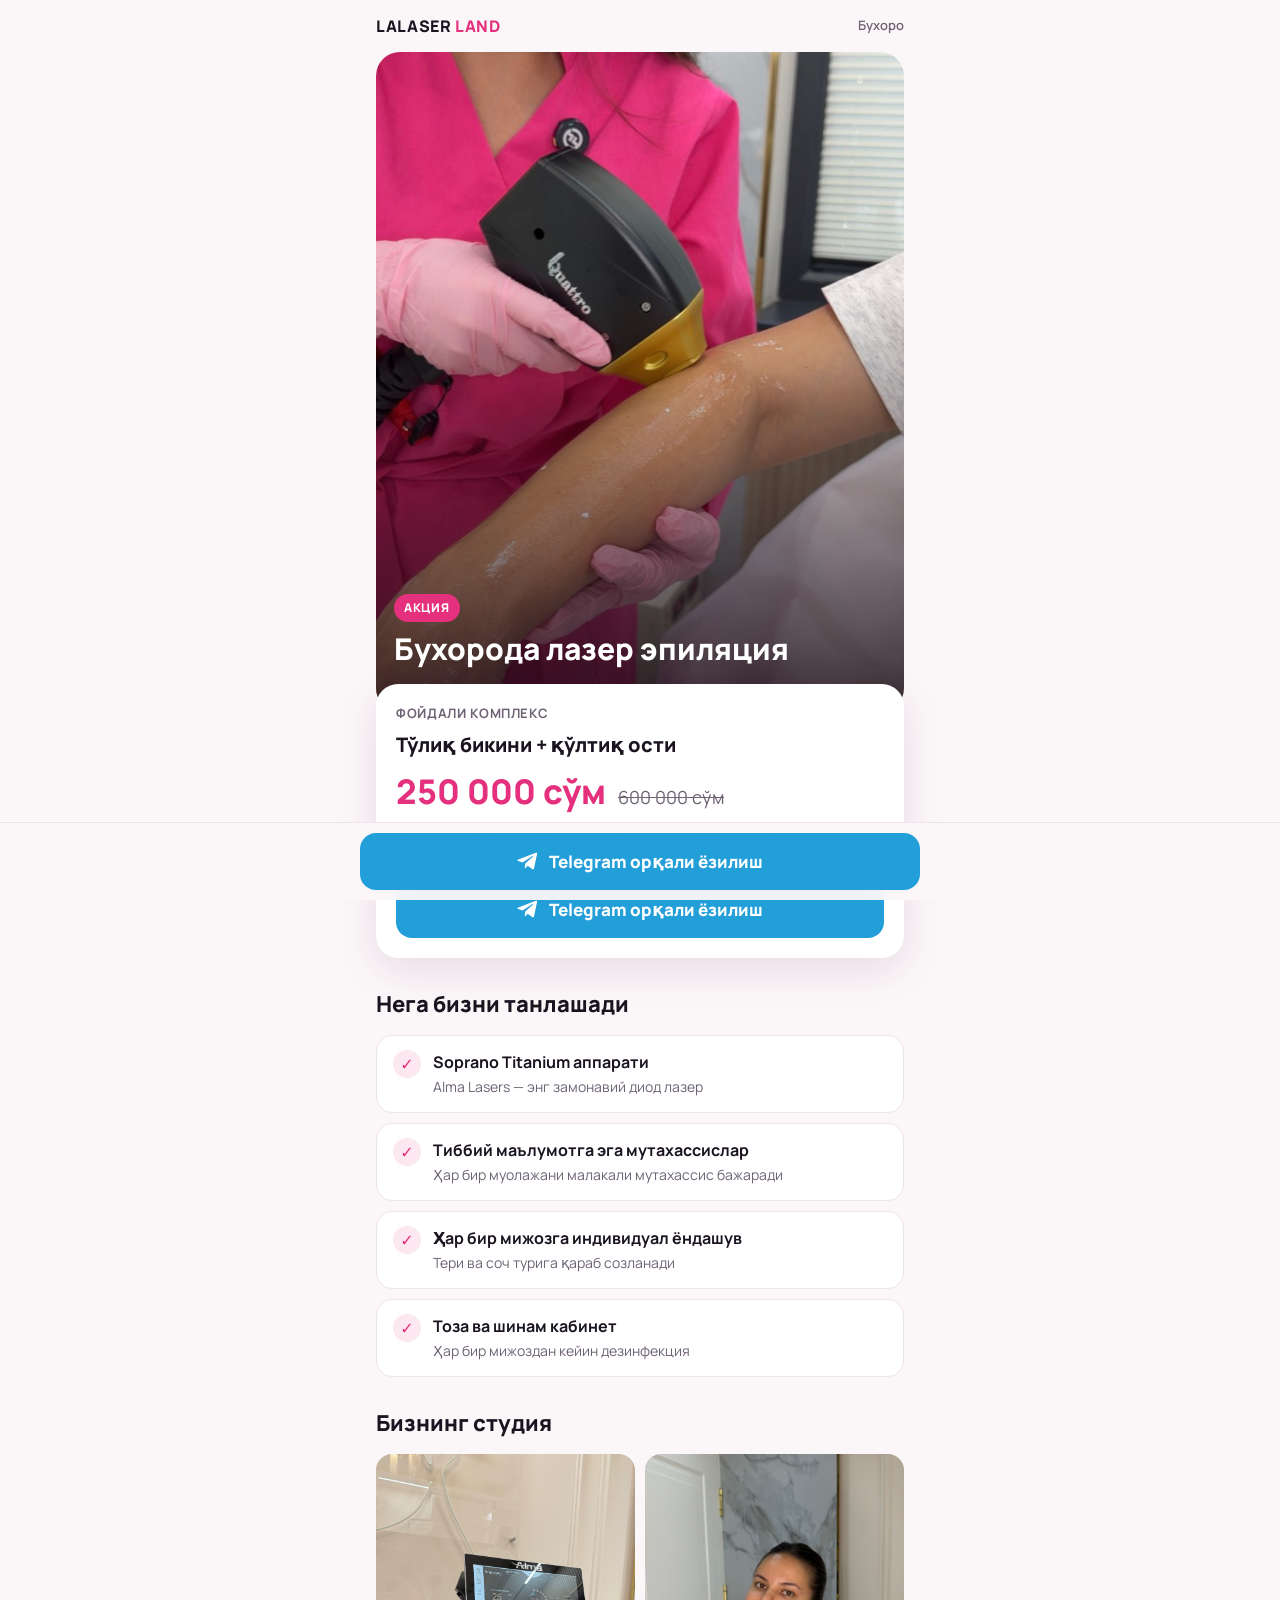
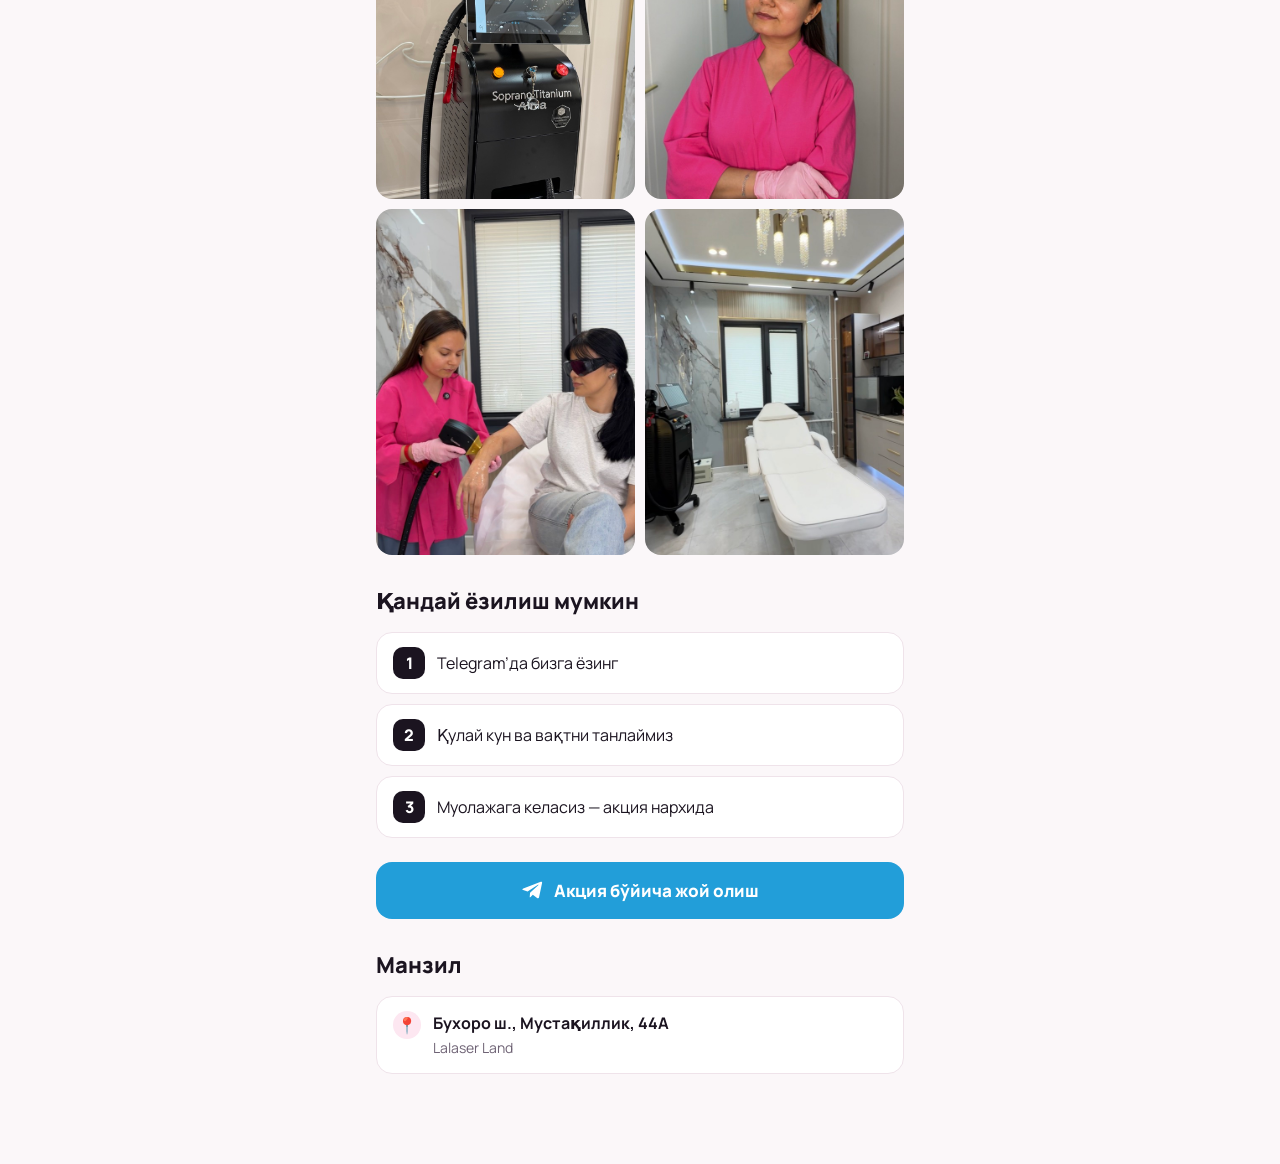
<file: bukhara/index.html>
<!doctype html>
<html lang="uz-Latn">
<head>
<meta charset="utf-8">
<meta name="viewport" content="width=device-width,initial-scale=1,viewport-fit=cover">
<title>Lalaser Land Buxoro — lazer epilyatsiya</title>
<meta name="description" content="Buxoroda lazer epilyatsiya. To‘liq bikini + qo‘ltiq osti — 250 000 so‘m. Telegram orqali yoziling.">
<meta property="og:title" content="Lalaser Land Buxoro — lazer epilyatsiya">
<meta property="og:description" content="To‘liq bikini + qo‘ltiq osti — 250 000 so‘m (600 000 o‘rniga)">
<meta property="og:image" content="img/hero.jpg">
<link rel="preconnect" href="https://fonts.googleapis.com">
<link rel="stylesheet" href="https://fonts.googleapis.com/css2?family=Manrope:wght@500;600;700;800&display=swap">
<script>
// 11.11: A/B латиница vs кириллица — половина посетителей видит одну версию, выбор запоминается
(function(){var v=(location.search.match(/[?&]v=(lat|cyr)/)||[])[1];
 try{v=v||localStorage.getItem('lv');}catch(e){}
 v=v||(Math.random()<0.5?'lat':'cyr');
 try{localStorage.setItem('lv',v);}catch(e){}
 document.documentElement.className='v-'+v;window.LV=v;})();
</script>
<!-- Meta Pixel: Lalaser Buxoro сайт -->
<script>
!function(f,b,e,v,n,t,s){if(f.fbq)return;n=f.fbq=function(){n.callMethod?n.callMethod.apply(n,arguments):n.queue.push(arguments)};if(!f._fbq)f._fbq=n;n.push=n;n.loaded=!0;n.version='2.0';n.queue=[];t=b.createElement(e);t.async=!0;t.src=v;s=b.getElementsByTagName(e)[0];s.parentNode.insertBefore(t,s)}(window,document,'script','https://connect.facebook.net/en_US/fbevents.js');
fbq('init','1494564102517388');fbq('track','PageView');fbq('trackCustom','Visit_'+window.LV);
</script>
<noscript><img height="1" width="1" style="display:none" src="https://www.facebook.com/tr?id=1494564102517388&ev=PageView&noscript=1" alt=""></noscript>
<style>
/* Mobile-first landing: photo hero with offer card, sticky Telegram button; Lalaser pink from the specialists' uniform */
:root{--pink:#e5307e;--pink-d:#c21f66;--ink:#1b1420;--muted:#6e6274;--bg:#fbf7f9;--card:#fff;--line:#efe3ea;--tg:#229ed9;
  --font:"Manrope",system-ui,-apple-system,"Segoe UI",sans-serif}
*{box-sizing:border-box}html,body{margin:0}
body{background:var(--bg);color:var(--ink);font-family:var(--font);font-size:16px;line-height:1.5;padding-bottom:90px}
img{max-width:100%;display:block}
.wrap{max-width:560px;margin:0 auto;padding-left:max(16px,env(safe-area-inset-left,0px));padding-right:max(16px,env(safe-area-inset-right,0px))}
header{padding-block:14px;display:flex;justify-content:space-between;align-items:center}
.logo{font-weight:800;letter-spacing:.04em}.logo span{color:var(--pink)}
.city{font-size:13px;color:var(--muted);font-weight:600}
.hero{position:relative;border-radius:24px;overflow:hidden;aspect-ratio:4/5;background:#ddd}
.hero img{width:100%;height:100%;object-fit:cover}
.hero::after{content:"";position:absolute;inset:0;background:linear-gradient(180deg,rgba(0,0,0,0) 35%,rgba(20,8,16,.82) 100%)}
.hero-text{position:absolute;left:18px;right:18px;bottom:46px;z-index:1;color:#fff}
.tag{display:inline-block;background:var(--pink);font-size:12px;font-weight:800;letter-spacing:.06em;text-transform:uppercase;padding:5px 10px;border-radius:99px}
h1{margin:10px 0 0;font-size:30px;line-height:1.15;font-weight:800;text-wrap:balance}
.offer{margin-top:-28px;position:relative;z-index:2;background:var(--card);border-radius:22px;padding:20px;box-shadow:0 12px 40px rgba(110,20,70,.12);display:flex;flex-direction:column;gap:6px}
.offer .k{font-size:13px;color:var(--muted);font-weight:700;text-transform:uppercase;letter-spacing:.05em}
.offer .z{font-size:20px;font-weight:800}
.price{display:flex;align-items:baseline;gap:12px;flex-wrap:wrap}
.price b{font-size:34px;color:var(--pink);font-weight:800}
.price s{color:var(--muted);font-size:18px}
.note{font-size:14px;color:var(--muted)}
.btn{display:flex;align-items:center;justify-content:center;gap:10px;background:var(--tg);color:#fff;text-decoration:none;font-weight:800;font-size:17px;border-radius:16px;padding:16px;margin-top:10px}
.btn:active{transform:scale(.98)}
.btn svg{width:22px;height:22px}
section{margin-top:30px;display:flex;flex-direction:column;gap:14px}
h2{margin:0;font-size:22px;font-weight:800}
.list{display:grid;gap:10px}
.item{background:var(--card);border:1px solid var(--line);border-radius:16px;padding:14px 16px;display:flex;gap:12px;align-items:flex-start}
.item i{flex:0 0 28px;height:28px;border-radius:50%;background:#fde7f1;color:var(--pink);display:flex;align-items:center;justify-content:center;font-style:normal;font-weight:800}
.item b{display:block}
.item span{color:var(--muted);font-size:14px}
.gallery{display:grid;grid-template-columns:1fr 1fr;gap:10px}
.gallery img{width:100%;aspect-ratio:3/4;object-fit:cover;border-radius:16px}
.steps{display:grid;gap:10px;counter-reset:s}
.step{display:flex;gap:12px;align-items:center;background:var(--card);border:1px solid var(--line);border-radius:16px;padding:14px 16px}
.step::before{counter-increment:s;content:counter(s);flex:0 0 32px;height:32px;border-radius:10px;background:var(--ink);color:#fff;display:flex;align-items:center;justify-content:center;font-weight:800}
footer{margin-top:34px;padding-block:20px;color:var(--muted);font-size:13px;text-align:center}
footer a{color:var(--muted)}
.sticky{position:fixed;left:0;right:0;bottom:0;z-index:10;background:rgba(251,247,249,.94);backdrop-filter:blur(8px);border-top:1px solid var(--line);
  padding:10px max(16px,env(safe-area-inset-right,0px)) calc(10px + env(safe-area-inset-bottom,0px)) max(16px,env(safe-area-inset-left,0px))}
.sticky .btn{max-width:560px;margin:0 auto}
.v-lat .cyr,.v-cyr .lat{display:none!important}
@media (prefers-reduced-motion:reduce){.btn:active{transform:none}}
</style>
</head>
<body>
<div class="wrap lat">
  <header><div class="logo">LALASER <span>LAND</span></div><div class="city">Buxoro</div></header>

  <div class="hero">
    <img src="img/hero.jpg" alt="Lazer epilyatsiya muolajasi">
    <div class="hero-text">
      <span class="tag">Aksiya</span>
      <h1>Buxoroda lazer epilyatsiya</h1>
    </div>
  </div>

  <div class="offer">
    <div class="k">Foydali kompleks</div>
    <div class="z">To‘liq bikini + qo‘ltiq osti</div>
    <div class="price"><b>250 000 so‘m</b><s>600 000 so‘m</s></div>
    <div class="note">Aksiya bo‘yicha joylar cheklangan. Qulay vaqtni Telegram orqali tanlang.</div>
    <a class="btn tg" href="https://t.me/Lalaser_land_bukhara?text=Assalomu%20alaykum%21%20To%E2%80%98liq%20bikini%20%2B%20qo%E2%80%98ltiq%20osti%20aksiyasi%20%28250%20000%20so%E2%80%98m%29%20bo%E2%80%98yicha%20yozilmoqchiman" target="_blank" rel="noopener">
      <svg viewBox="0 0 24 24" fill="currentColor" aria-hidden="true"><path d="M21.9 4.3 18.6 20c-.2 1.1-.9 1.4-1.8.9l-5-3.7-2.4 2.3c-.3.3-.5.5-1 .5l.4-5.1 9.2-8.3c.4-.4-.1-.6-.6-.2L6.1 13.6 1.2 12c-1.1-.3-1.1-1.1.2-1.6l19.1-7.4c.9-.3 1.7.2 1.4 1.3z"/></svg>
      Telegram orqali yozilish
    </a>
  </div>

  <section>
    <h2>Nega bizni tanlashadi</h2>
    <div class="list">
      <div class="item"><i>✓</i><div><b>Soprano Titanium apparati</b><span>Alma Lasers — eng zamonaviy diod lazer</span></div></div>
      <div class="item"><i>✓</i><div><b>Tibbiy ma’lumotga ega mutaxassislar</b><span>Har bir muolajani malakali mutaxassis bajaradi</span></div></div>
      <div class="item"><i>✓</i><div><b>Har bir mijozga individual yondashuv</b><span>Teri va soch turiga qarab sozlanadi</span></div></div>
      <div class="item"><i>✓</i><div><b>Toza va shinam kabinet</b><span>Har bir mijozdan keyin dezinfeksiya</span></div></div>
    </div>
  </section>

  <section>
    <h2>Bizning studiya</h2>
    <div class="gallery">
      <img src="img/device.jpg" alt="Soprano Titanium apparati" loading="lazy">
      <img src="img/master.jpg" alt="Mutaxassis" loading="lazy">
      <img src="img/proc.jpg" alt="Muolaja" loading="lazy">
      <img src="img/room.jpg" alt="Kabinet" loading="lazy">
    </div>
  </section>

  <section>
    <h2>Qanday yozilish mumkin</h2>
    <div class="steps">
      <div class="step">Telegram’da bizga yozing</div>
      <div class="step">Qulay kun va vaqtni tanlaymiz</div>
      <div class="step">Muolajaga kelasiz — aksiya narxida</div>
    </div>
    <a class="btn tg" href="https://t.me/Lalaser_land_bukhara?text=Assalomu%20alaykum%21%20To%E2%80%98liq%20bikini%20%2B%20qo%E2%80%98ltiq%20osti%20aksiyasi%20%28250%20000%20so%E2%80%98m%29%20bo%E2%80%98yicha%20yozilmoqchiman" target="_blank" rel="noopener">
      <svg viewBox="0 0 24 24" fill="currentColor" aria-hidden="true"><path d="M21.9 4.3 18.6 20c-.2 1.1-.9 1.4-1.8.9l-5-3.7-2.4 2.3c-.3.3-.5.5-1 .5l.4-5.1 9.2-8.3c.4-.4-.1-.6-.6-.2L6.1 13.6 1.2 12c-1.1-.3-1.1-1.1.2-1.6l19.1-7.4c.9-.3 1.7.2 1.4 1.3z"/></svg>
      Aksiya bo‘yicha joy olish
    </a>
  </section>

  <section>
    <h2>Manzil</h2>
    <div class="item"><i>📍</i><div><b>Buxoro sh., Mustaqillik, 44A</b><span>Lalaser Land</span></div></div>
  </section>

</div>

<div class="sticky lat">
  <a class="btn tg" href="https://t.me/Lalaser_land_bukhara?text=Assalomu%20alaykum%21%20To%E2%80%98liq%20bikini%20%2B%20qo%E2%80%98ltiq%20osti%20aksiyasi%20%28250%20000%20so%E2%80%98m%29%20bo%E2%80%98yicha%20yozilmoqchiman" target="_blank" rel="noopener">
    <svg viewBox="0 0 24 24" fill="currentColor" aria-hidden="true"><path d="M21.9 4.3 18.6 20c-.2 1.1-.9 1.4-1.8.9l-5-3.7-2.4 2.3c-.3.3-.5.5-1 .5l.4-5.1 9.2-8.3c.4-.4-.1-.6-.6-.2L6.1 13.6 1.2 12c-1.1-.3-1.1-1.1.2-1.6l19.1-7.4c.9-.3 1.7.2 1.4 1.3z"/></svg>
    Telegram orqali yozilish
  </a>
</div>


<div class="wrap cyr">
  <header><div class="logo">LALASER <span>LAND</span></div><div class="city">Бухоро</div></header>

  <div class="hero">
    <img src="img/hero.jpg" alt="Лазер эпиляция муолажаси">
    <div class="hero-text">
      <span class="tag">Акция</span>
      <h1>Бухорода лазер эпиляция</h1>
    </div>
  </div>

  <div class="offer">
    <div class="k">Фойдали комплекс</div>
    <div class="z">Тўлиқ бикини + қўлтиқ ости</div>
    <div class="price"><b>250 000 сўм</b><s>600 000 сўм</s></div>
    <div class="note">Акция бўйича жойлар чекланган. Қулай вақтни Telegram орқали танланг.</div>
    <a class="btn tg" href="https://t.me/Lalaser_land_bukhara?text=%D0%90%D1%81%D1%81%D0%B0%D0%BB%D0%BE%D0%BC%D1%83%20%D0%B0%D0%BB%D0%B0%D0%B9%D0%BA%D1%83%D0%BC%21%20%D0%A2%D1%9E%D0%BB%D0%B8%D2%9B%20%D0%B1%D0%B8%D0%BA%D0%B8%D0%BD%D0%B8%20%2B%20%D2%9B%D1%9E%D0%BB%D1%82%D0%B8%D2%9B%20%D0%BE%D1%81%D1%82%D0%B8%20%D0%B0%D0%BA%D1%86%D0%B8%D1%8F%D1%81%D0%B8%20%28250%20000%20%D1%81%D1%9E%D0%BC%29%20%D0%B1%D1%9E%D0%B9%D0%B8%D1%87%D0%B0%20%D1%91%D0%B7%D0%B8%D0%BB%D0%BC%D0%BE%D2%9B%D1%87%D0%B8%D0%BC%D0%B0%D0%BD" target="_blank" rel="noopener">
      <svg viewBox="0 0 24 24" fill="currentColor" aria-hidden="true"><path d="M21.9 4.3 18.6 20c-.2 1.1-.9 1.4-1.8.9l-5-3.7-2.4 2.3c-.3.3-.5.5-1 .5l.4-5.1 9.2-8.3c.4-.4-.1-.6-.6-.2L6.1 13.6 1.2 12c-1.1-.3-1.1-1.1.2-1.6l19.1-7.4c.9-.3 1.7.2 1.4 1.3z"/></svg>
      Telegram орқали ёзилиш
    </a>
  </div>

  <section>
    <h2>Нега бизни танлашади</h2>
    <div class="list">
      <div class="item"><i>✓</i><div><b>Soprano Titanium аппарати</b><span>Alma Lasers — энг замонавий диод лазер</span></div></div>
      <div class="item"><i>✓</i><div><b>Тиббий маълумотга эга мутахассислар</b><span>Ҳар бир муолажани малакали мутахассис бажаради</span></div></div>
      <div class="item"><i>✓</i><div><b>Ҳар бир мижозга индивидуал ёндашув</b><span>Тери ва соч турига қараб созланади</span></div></div>
      <div class="item"><i>✓</i><div><b>Тоза ва шинам кабинет</b><span>Ҳар бир мижоздан кейин дезинфекция</span></div></div>
    </div>
  </section>

  <section>
    <h2>Бизнинг студия</h2>
    <div class="gallery">
      <img src="img/device.jpg" alt="Soprano Titanium аппарати" loading="lazy">
      <img src="img/master.jpg" alt="Мутахассис" loading="lazy">
      <img src="img/proc.jpg" alt="Муолажа" loading="lazy">
      <img src="img/room.jpg" alt="Кабинет" loading="lazy">
    </div>
  </section>

  <section>
    <h2>Қандай ёзилиш мумкин</h2>
    <div class="steps">
      <div class="step">Telegram’да бизга ёзинг</div>
      <div class="step">Қулай кун ва вақтни танлаймиз</div>
      <div class="step">Муолажага келасиз — акция нархида</div>
    </div>
    <a class="btn tg" href="https://t.me/Lalaser_land_bukhara?text=%D0%90%D1%81%D1%81%D0%B0%D0%BB%D0%BE%D0%BC%D1%83%20%D0%B0%D0%BB%D0%B0%D0%B9%D0%BA%D1%83%D0%BC%21%20%D0%A2%D1%9E%D0%BB%D0%B8%D2%9B%20%D0%B1%D0%B8%D0%BA%D0%B8%D0%BD%D0%B8%20%2B%20%D2%9B%D1%9E%D0%BB%D1%82%D0%B8%D2%9B%20%D0%BE%D1%81%D1%82%D0%B8%20%D0%B0%D0%BA%D1%86%D0%B8%D1%8F%D1%81%D0%B8%20%28250%20000%20%D1%81%D1%9E%D0%BC%29%20%D0%B1%D1%9E%D0%B9%D0%B8%D1%87%D0%B0%20%D1%91%D0%B7%D0%B8%D0%BB%D0%BC%D0%BE%D2%9B%D1%87%D0%B8%D0%BC%D0%B0%D0%BD" target="_blank" rel="noopener">
      <svg viewBox="0 0 24 24" fill="currentColor" aria-hidden="true"><path d="M21.9 4.3 18.6 20c-.2 1.1-.9 1.4-1.8.9l-5-3.7-2.4 2.3c-.3.3-.5.5-1 .5l.4-5.1 9.2-8.3c.4-.4-.1-.6-.6-.2L6.1 13.6 1.2 12c-1.1-.3-1.1-1.1.2-1.6l19.1-7.4c.9-.3 1.7.2 1.4 1.3z"/></svg>
      Акция бўйича жой олиш
    </a>
  </section>

  <section>
    <h2>Манзил</h2>
    <div class="item"><i>📍</i><div><b>Бухоро ш., Мустақиллик, 44А</b><span>Lalaser Land</span></div></div>
  </section>

</div>

<div class="sticky cyr">
  <a class="btn tg" href="https://t.me/Lalaser_land_bukhara?text=%D0%90%D1%81%D1%81%D0%B0%D0%BB%D0%BE%D0%BC%D1%83%20%D0%B0%D0%BB%D0%B0%D0%B9%D0%BA%D1%83%D0%BC%21%20%D0%A2%D1%9E%D0%BB%D0%B8%D2%9B%20%D0%B1%D0%B8%D0%BA%D0%B8%D0%BD%D0%B8%20%2B%20%D2%9B%D1%9E%D0%BB%D1%82%D0%B8%D2%9B%20%D0%BE%D1%81%D1%82%D0%B8%20%D0%B0%D0%BA%D1%86%D0%B8%D1%8F%D1%81%D0%B8%20%28250%20000%20%D1%81%D1%9E%D0%BC%29%20%D0%B1%D1%9E%D0%B9%D0%B8%D1%87%D0%B0%20%D1%91%D0%B7%D0%B8%D0%BB%D0%BC%D0%BE%D2%9B%D1%87%D0%B8%D0%BC%D0%B0%D0%BD" target="_blank" rel="noopener">
    <svg viewBox="0 0 24 24" fill="currentColor" aria-hidden="true"><path d="M21.9 4.3 18.6 20c-.2 1.1-.9 1.4-1.8.9l-5-3.7-2.4 2.3c-.3.3-.5.5-1 .5l.4-5.1 9.2-8.3c.4-.4-.1-.6-.6-.2L6.1 13.6 1.2 12c-1.1-.3-1.1-1.1.2-1.6l19.1-7.4c.9-.3 1.7.2 1.4 1.3z"/></svg>
    Telegram орқали ёзилиш
  </a>
</div>

<script>
// Every Telegram button = «Контакт» for Meta, so the ads can learn on people who actually go to write
document.querySelectorAll('a.tg').forEach(function(a){
  a.addEventListener('click', function(){ if (window.fbq) fbq('track','Contact',{content_name:'telegram_'+window.LV});fbq('trackCustom','TG_'+window.LV); });
});
</script>
</body>
</html>
</file>
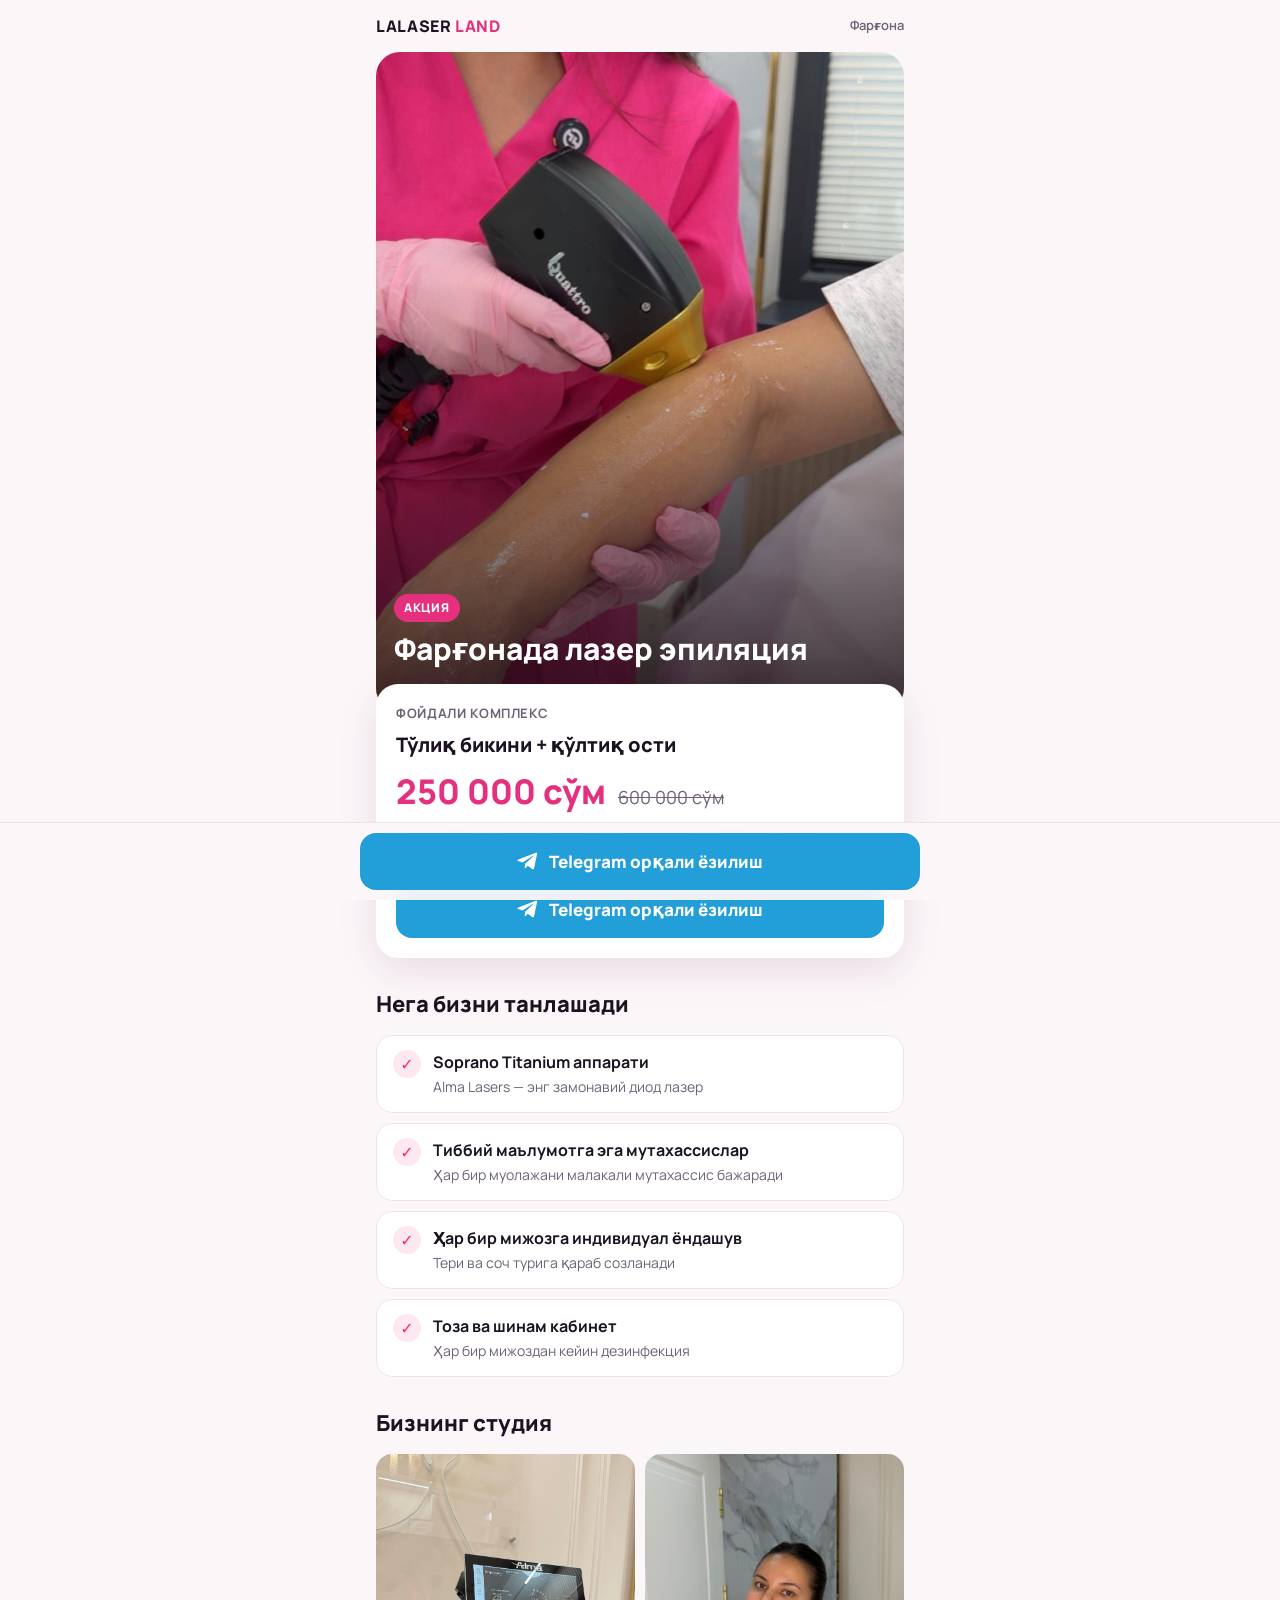
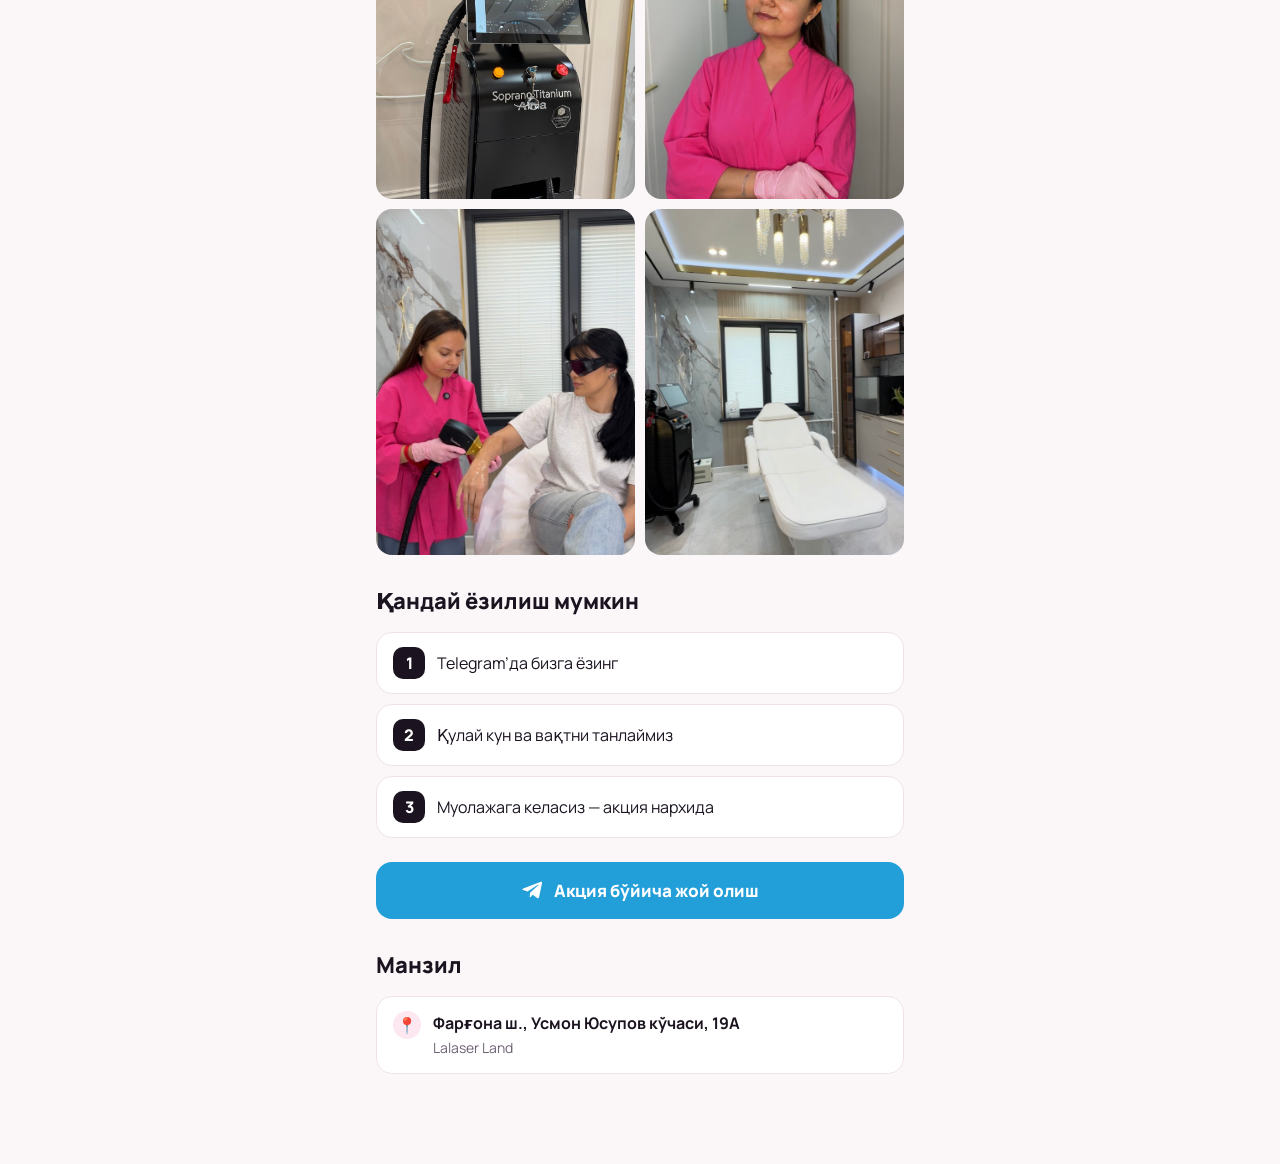
<file: fergana/index.html>
<!doctype html>
<html lang="uz-Latn">
<head>
<meta charset="utf-8">
<meta name="viewport" content="width=device-width,initial-scale=1,viewport-fit=cover">
<title>Lalaser Land Farg‘ona — lazer epilyatsiya</title>
<meta name="description" content="Farg‘onada lazer epilyatsiya. To‘liq bikini + qo‘ltiq osti — 250 000 so‘m. Telegram orqali yoziling.">
<meta property="og:title" content="Lalaser Land Farg‘ona — lazer epilyatsiya">
<meta property="og:description" content="To‘liq bikini + qo‘ltiq osti — 250 000 so‘m (600 000 o‘rniga)">
<meta property="og:image" content="img/hero.jpg">
<link rel="preconnect" href="https://fonts.googleapis.com">
<link rel="stylesheet" href="https://fonts.googleapis.com/css2?family=Manrope:wght@500;600;700;800&display=swap">
<script>
// 11.11: A/B латиница vs кириллица — половина посетителей видит одну версию, выбор запоминается
(function(){var v=(location.search.match(/[?&]v=(lat|cyr)/)||[])[1];
 try{v=v||localStorage.getItem('lv');}catch(e){}
 v=v||(Math.random()<0.5?'lat':'cyr');
 try{localStorage.setItem('lv',v);}catch(e){}
 document.documentElement.className='v-'+v;window.LV=v;})();
</script>
<!-- Meta Pixel: Lalaser Farg'ona сайт (act_2348502792179521, создан 12.11) -->
<script>
!function(f,b,e,v,n,t,s){if(f.fbq)return;n=f.fbq=function(){n.callMethod?n.callMethod.apply(n,arguments):n.queue.push(arguments)};if(!f._fbq)f._fbq=n;n.push=n;n.loaded=!0;n.version='2.0';n.queue=[];t=b.createElement(e);t.async=!0;t.src=v;s=b.getElementsByTagName(e)[0];s.parentNode.insertBefore(t,s)}(window,document,'script','https://connect.facebook.net/en_US/fbevents.js');
fbq('init','2297027911087913');fbq('track','PageView');fbq('trackCustom','Visit_'+window.LV);
</script>
<noscript><img height="1" width="1" style="display:none" src="https://www.facebook.com/tr?id=2297027911087913&ev=PageView&noscript=1" alt=""></noscript>
<style>
/* Mobile-first landing: photo hero with offer card, sticky Telegram button; Lalaser pink from the specialists' uniform */
:root{--pink:#e5307e;--pink-d:#c21f66;--ink:#1b1420;--muted:#6e6274;--bg:#fbf7f9;--card:#fff;--line:#efe3ea;--tg:#229ed9;
  --font:"Manrope",system-ui,-apple-system,"Segoe UI",sans-serif}
*{box-sizing:border-box}html,body{margin:0}
body{background:var(--bg);color:var(--ink);font-family:var(--font);font-size:16px;line-height:1.5;padding-bottom:90px}
img{max-width:100%;display:block}
.wrap{max-width:560px;margin:0 auto;padding-left:max(16px,env(safe-area-inset-left,0px));padding-right:max(16px,env(safe-area-inset-right,0px))}
header{padding-block:14px;display:flex;justify-content:space-between;align-items:center}
.logo{font-weight:800;letter-spacing:.04em}.logo span{color:var(--pink)}
.city{font-size:13px;color:var(--muted);font-weight:600}
.hero{position:relative;border-radius:24px;overflow:hidden;aspect-ratio:4/5;background:#ddd}
.hero img{width:100%;height:100%;object-fit:cover}
.hero::after{content:"";position:absolute;inset:0;background:linear-gradient(180deg,rgba(0,0,0,0) 35%,rgba(20,8,16,.82) 100%)}
.hero-text{position:absolute;left:18px;right:18px;bottom:46px;z-index:1;color:#fff}
.tag{display:inline-block;background:var(--pink);font-size:12px;font-weight:800;letter-spacing:.06em;text-transform:uppercase;padding:5px 10px;border-radius:99px}
h1{margin:10px 0 0;font-size:30px;line-height:1.15;font-weight:800;text-wrap:balance}
.offer{margin-top:-28px;position:relative;z-index:2;background:var(--card);border-radius:22px;padding:20px;box-shadow:0 12px 40px rgba(110,20,70,.12);display:flex;flex-direction:column;gap:6px}
.offer .k{font-size:13px;color:var(--muted);font-weight:700;text-transform:uppercase;letter-spacing:.05em}
.offer .z{font-size:20px;font-weight:800}
.price{display:flex;align-items:baseline;gap:12px;flex-wrap:wrap}
.price b{font-size:34px;color:var(--pink);font-weight:800}
.price s{color:var(--muted);font-size:18px}
.note{font-size:14px;color:var(--muted)}
.btn{display:flex;align-items:center;justify-content:center;gap:10px;background:var(--tg);color:#fff;text-decoration:none;font-weight:800;font-size:17px;border-radius:16px;padding:16px;margin-top:10px}
.btn:active{transform:scale(.98)}
.btn svg{width:22px;height:22px}
section{margin-top:30px;display:flex;flex-direction:column;gap:14px}
h2{margin:0;font-size:22px;font-weight:800}
.list{display:grid;gap:10px}
.item{background:var(--card);border:1px solid var(--line);border-radius:16px;padding:14px 16px;display:flex;gap:12px;align-items:flex-start}
.item i{flex:0 0 28px;height:28px;border-radius:50%;background:#fde7f1;color:var(--pink);display:flex;align-items:center;justify-content:center;font-style:normal;font-weight:800}
.item b{display:block}
.item span{color:var(--muted);font-size:14px}
.gallery{display:grid;grid-template-columns:1fr 1fr;gap:10px}
.gallery img{width:100%;aspect-ratio:3/4;object-fit:cover;border-radius:16px}
.steps{display:grid;gap:10px;counter-reset:s}
.step{display:flex;gap:12px;align-items:center;background:var(--card);border:1px solid var(--line);border-radius:16px;padding:14px 16px}
.step::before{counter-increment:s;content:counter(s);flex:0 0 32px;height:32px;border-radius:10px;background:var(--ink);color:#fff;display:flex;align-items:center;justify-content:center;font-weight:800}
footer{margin-top:34px;padding-block:20px;color:var(--muted);font-size:13px;text-align:center}
footer a{color:var(--muted)}
.sticky{position:fixed;left:0;right:0;bottom:0;z-index:10;background:rgba(251,247,249,.94);backdrop-filter:blur(8px);border-top:1px solid var(--line);
  padding:10px max(16px,env(safe-area-inset-right,0px)) calc(10px + env(safe-area-inset-bottom,0px)) max(16px,env(safe-area-inset-left,0px))}
.sticky .btn{max-width:560px;margin:0 auto}
.v-lat .cyr,.v-cyr .lat{display:none!important}
@media (prefers-reduced-motion:reduce){.btn:active{transform:none}}
</style>
</head>
<body>
<div class="wrap lat">
  <header><div class="logo">LALASER <span>LAND</span></div><div class="city">Farg‘ona</div></header>

  <div class="hero">
    <img src="img/hero.jpg" alt="Lazer epilyatsiya muolajasi">
    <div class="hero-text">
      <span class="tag">Aksiya</span>
      <h1>Farg‘onada lazer epilyatsiya</h1>
    </div>
  </div>

  <div class="offer">
    <div class="k">Foydali kompleks</div>
    <div class="z">To‘liq bikini + qo‘ltiq osti</div>
    <div class="price"><b>250 000 so‘m</b><s>600 000 so‘m</s></div>
    <div class="note">Aksiya bo‘yicha joylar cheklangan. Qulay vaqtni Telegram orqali tanlang.</div>
    <a class="btn tg" href="https://t.me/lalaser_fergana?text=Assalomu%20alaykum%21%20To%E2%80%98liq%20bikini%20%2B%20qo%E2%80%98ltiq%20osti%20aksiyasi%20%28250%20000%20so%E2%80%98m%29%20bo%E2%80%98yicha%20yozilmoqchiman" target="_blank" rel="noopener">
      <svg viewBox="0 0 24 24" fill="currentColor" aria-hidden="true"><path d="M21.9 4.3 18.6 20c-.2 1.1-.9 1.4-1.8.9l-5-3.7-2.4 2.3c-.3.3-.5.5-1 .5l.4-5.1 9.2-8.3c.4-.4-.1-.6-.6-.2L6.1 13.6 1.2 12c-1.1-.3-1.1-1.1.2-1.6l19.1-7.4c.9-.3 1.7.2 1.4 1.3z"/></svg>
      Telegram orqali yozilish
    </a>
  </div>

  <section>
    <h2>Nega bizni tanlashadi</h2>
    <div class="list">
      <div class="item"><i>✓</i><div><b>Soprano Titanium apparati</b><span>Alma Lasers — eng zamonaviy diod lazer</span></div></div>
      <div class="item"><i>✓</i><div><b>Tibbiy ma’lumotga ega mutaxassislar</b><span>Har bir muolajani malakali mutaxassis bajaradi</span></div></div>
      <div class="item"><i>✓</i><div><b>Har bir mijozga individual yondashuv</b><span>Teri va soch turiga qarab sozlanadi</span></div></div>
      <div class="item"><i>✓</i><div><b>Toza va shinam kabinet</b><span>Har bir mijozdan keyin dezinfeksiya</span></div></div>
    </div>
  </section>

  <section>
    <h2>Bizning studiya</h2>
    <div class="gallery">
      <img src="img/device.jpg" alt="Soprano Titanium apparati" loading="lazy">
      <img src="img/master.jpg" alt="Mutaxassis" loading="lazy">
      <img src="img/proc.jpg" alt="Muolaja" loading="lazy">
      <img src="img/room.jpg" alt="Kabinet" loading="lazy">
    </div>
  </section>

  <section>
    <h2>Qanday yozilish mumkin</h2>
    <div class="steps">
      <div class="step">Telegram’da bizga yozing</div>
      <div class="step">Qulay kun va vaqtni tanlaymiz</div>
      <div class="step">Muolajaga kelasiz — aksiya narxida</div>
    </div>
    <a class="btn tg" href="https://t.me/lalaser_fergana?text=Assalomu%20alaykum%21%20To%E2%80%98liq%20bikini%20%2B%20qo%E2%80%98ltiq%20osti%20aksiyasi%20%28250%20000%20so%E2%80%98m%29%20bo%E2%80%98yicha%20yozilmoqchiman" target="_blank" rel="noopener">
      <svg viewBox="0 0 24 24" fill="currentColor" aria-hidden="true"><path d="M21.9 4.3 18.6 20c-.2 1.1-.9 1.4-1.8.9l-5-3.7-2.4 2.3c-.3.3-.5.5-1 .5l.4-5.1 9.2-8.3c.4-.4-.1-.6-.6-.2L6.1 13.6 1.2 12c-1.1-.3-1.1-1.1.2-1.6l19.1-7.4c.9-.3 1.7.2 1.4 1.3z"/></svg>
      Aksiya bo‘yicha joy olish
    </a>
  </section>

  <section>
    <h2>Manzil</h2>
    <div class="item"><i>📍</i><div><b>Farg‘ona sh., Usmon Yusupov ko‘chasi, 19A</b><span>Lalaser Land</span></div></div>
  </section>

</div>

<div class="sticky lat">
  <a class="btn tg" href="https://t.me/lalaser_fergana?text=Assalomu%20alaykum%21%20To%E2%80%98liq%20bikini%20%2B%20qo%E2%80%98ltiq%20osti%20aksiyasi%20%28250%20000%20so%E2%80%98m%29%20bo%E2%80%98yicha%20yozilmoqchiman" target="_blank" rel="noopener">
    <svg viewBox="0 0 24 24" fill="currentColor" aria-hidden="true"><path d="M21.9 4.3 18.6 20c-.2 1.1-.9 1.4-1.8.9l-5-3.7-2.4 2.3c-.3.3-.5.5-1 .5l.4-5.1 9.2-8.3c.4-.4-.1-.6-.6-.2L6.1 13.6 1.2 12c-1.1-.3-1.1-1.1.2-1.6l19.1-7.4c.9-.3 1.7.2 1.4 1.3z"/></svg>
    Telegram orqali yozilish
  </a>
</div>


<div class="wrap cyr">
  <header><div class="logo">LALASER <span>LAND</span></div><div class="city">Фарғона</div></header>

  <div class="hero">
    <img src="img/hero.jpg" alt="Лазер эпиляция муолажаси">
    <div class="hero-text">
      <span class="tag">Акция</span>
      <h1>Фарғонада лазер эпиляция</h1>
    </div>
  </div>

  <div class="offer">
    <div class="k">Фойдали комплекс</div>
    <div class="z">Тўлиқ бикини + қўлтиқ ости</div>
    <div class="price"><b>250 000 сўм</b><s>600 000 сўм</s></div>
    <div class="note">Акция бўйича жойлар чекланган. Қулай вақтни Telegram орқали танланг.</div>
    <a class="btn tg" href="https://t.me/lalaser_fergana?text=%D0%90%D1%81%D1%81%D0%B0%D0%BB%D0%BE%D0%BC%D1%83%20%D0%B0%D0%BB%D0%B0%D0%B9%D0%BA%D1%83%D0%BC%21%20%D0%A2%D1%9E%D0%BB%D0%B8%D2%9B%20%D0%B1%D0%B8%D0%BA%D0%B8%D0%BD%D0%B8%20%2B%20%D2%9B%D1%9E%D0%BB%D1%82%D0%B8%D2%9B%20%D0%BE%D1%81%D1%82%D0%B8%20%D0%B0%D0%BA%D1%86%D0%B8%D1%8F%D1%81%D0%B8%20%28250%20000%20%D1%81%D1%9E%D0%BC%29%20%D0%B1%D1%9E%D0%B9%D0%B8%D1%87%D0%B0%20%D1%91%D0%B7%D0%B8%D0%BB%D0%BC%D0%BE%D2%9B%D1%87%D0%B8%D0%BC%D0%B0%D0%BD" target="_blank" rel="noopener">
      <svg viewBox="0 0 24 24" fill="currentColor" aria-hidden="true"><path d="M21.9 4.3 18.6 20c-.2 1.1-.9 1.4-1.8.9l-5-3.7-2.4 2.3c-.3.3-.5.5-1 .5l.4-5.1 9.2-8.3c.4-.4-.1-.6-.6-.2L6.1 13.6 1.2 12c-1.1-.3-1.1-1.1.2-1.6l19.1-7.4c.9-.3 1.7.2 1.4 1.3z"/></svg>
      Telegram орқали ёзилиш
    </a>
  </div>

  <section>
    <h2>Нега бизни танлашади</h2>
    <div class="list">
      <div class="item"><i>✓</i><div><b>Soprano Titanium аппарати</b><span>Alma Lasers — энг замонавий диод лазер</span></div></div>
      <div class="item"><i>✓</i><div><b>Тиббий маълумотга эга мутахассислар</b><span>Ҳар бир муолажани малакали мутахассис бажаради</span></div></div>
      <div class="item"><i>✓</i><div><b>Ҳар бир мижозга индивидуал ёндашув</b><span>Тери ва соч турига қараб созланади</span></div></div>
      <div class="item"><i>✓</i><div><b>Тоза ва шинам кабинет</b><span>Ҳар бир мижоздан кейин дезинфекция</span></div></div>
    </div>
  </section>

  <section>
    <h2>Бизнинг студия</h2>
    <div class="gallery">
      <img src="img/device.jpg" alt="Soprano Titanium аппарати" loading="lazy">
      <img src="img/master.jpg" alt="Мутахассис" loading="lazy">
      <img src="img/proc.jpg" alt="Муолажа" loading="lazy">
      <img src="img/room.jpg" alt="Кабинет" loading="lazy">
    </div>
  </section>

  <section>
    <h2>Қандай ёзилиш мумкин</h2>
    <div class="steps">
      <div class="step">Telegram’да бизга ёзинг</div>
      <div class="step">Қулай кун ва вақтни танлаймиз</div>
      <div class="step">Муолажага келасиз — акция нархида</div>
    </div>
    <a class="btn tg" href="https://t.me/lalaser_fergana?text=%D0%90%D1%81%D1%81%D0%B0%D0%BB%D0%BE%D0%BC%D1%83%20%D0%B0%D0%BB%D0%B0%D0%B9%D0%BA%D1%83%D0%BC%21%20%D0%A2%D1%9E%D0%BB%D0%B8%D2%9B%20%D0%B1%D0%B8%D0%BA%D0%B8%D0%BD%D0%B8%20%2B%20%D2%9B%D1%9E%D0%BB%D1%82%D0%B8%D2%9B%20%D0%BE%D1%81%D1%82%D0%B8%20%D0%B0%D0%BA%D1%86%D0%B8%D1%8F%D1%81%D0%B8%20%28250%20000%20%D1%81%D1%9E%D0%BC%29%20%D0%B1%D1%9E%D0%B9%D0%B8%D1%87%D0%B0%20%D1%91%D0%B7%D0%B8%D0%BB%D0%BC%D0%BE%D2%9B%D1%87%D0%B8%D0%BC%D0%B0%D0%BD" target="_blank" rel="noopener">
      <svg viewBox="0 0 24 24" fill="currentColor" aria-hidden="true"><path d="M21.9 4.3 18.6 20c-.2 1.1-.9 1.4-1.8.9l-5-3.7-2.4 2.3c-.3.3-.5.5-1 .5l.4-5.1 9.2-8.3c.4-.4-.1-.6-.6-.2L6.1 13.6 1.2 12c-1.1-.3-1.1-1.1.2-1.6l19.1-7.4c.9-.3 1.7.2 1.4 1.3z"/></svg>
      Акция бўйича жой олиш
    </a>
  </section>

  <section>
    <h2>Манзил</h2>
    <div class="item"><i>📍</i><div><b>Фарғона ш., Усмон Юсупов кўчаси, 19А</b><span>Lalaser Land</span></div></div>
  </section>

</div>

<div class="sticky cyr">
  <a class="btn tg" href="https://t.me/lalaser_fergana?text=%D0%90%D1%81%D1%81%D0%B0%D0%BB%D0%BE%D0%BC%D1%83%20%D0%B0%D0%BB%D0%B0%D0%B9%D0%BA%D1%83%D0%BC%21%20%D0%A2%D1%9E%D0%BB%D0%B8%D2%9B%20%D0%B1%D0%B8%D0%BA%D0%B8%D0%BD%D0%B8%20%2B%20%D2%9B%D1%9E%D0%BB%D1%82%D0%B8%D2%9B%20%D0%BE%D1%81%D1%82%D0%B8%20%D0%B0%D0%BA%D1%86%D0%B8%D1%8F%D1%81%D0%B8%20%28250%20000%20%D1%81%D1%9E%D0%BC%29%20%D0%B1%D1%9E%D0%B9%D0%B8%D1%87%D0%B0%20%D1%91%D0%B7%D0%B8%D0%BB%D0%BC%D0%BE%D2%9B%D1%87%D0%B8%D0%BC%D0%B0%D0%BD" target="_blank" rel="noopener">
    <svg viewBox="0 0 24 24" fill="currentColor" aria-hidden="true"><path d="M21.9 4.3 18.6 20c-.2 1.1-.9 1.4-1.8.9l-5-3.7-2.4 2.3c-.3.3-.5.5-1 .5l.4-5.1 9.2-8.3c.4-.4-.1-.6-.6-.2L6.1 13.6 1.2 12c-1.1-.3-1.1-1.1.2-1.6l19.1-7.4c.9-.3 1.7.2 1.4 1.3z"/></svg>
    Telegram орқали ёзилиш
  </a>
</div>

<script>
// Every Telegram button = «Контакт» for Meta, so the ads can learn on people who actually go to write
document.querySelectorAll('a.tg').forEach(function(a){
  a.addEventListener('click', function(){ if (window.fbq) fbq('track','Contact',{content_name:'telegram_'+window.LV});fbq('trackCustom','TG_'+window.LV); });
});
</script>
</body>
</html>
</file>
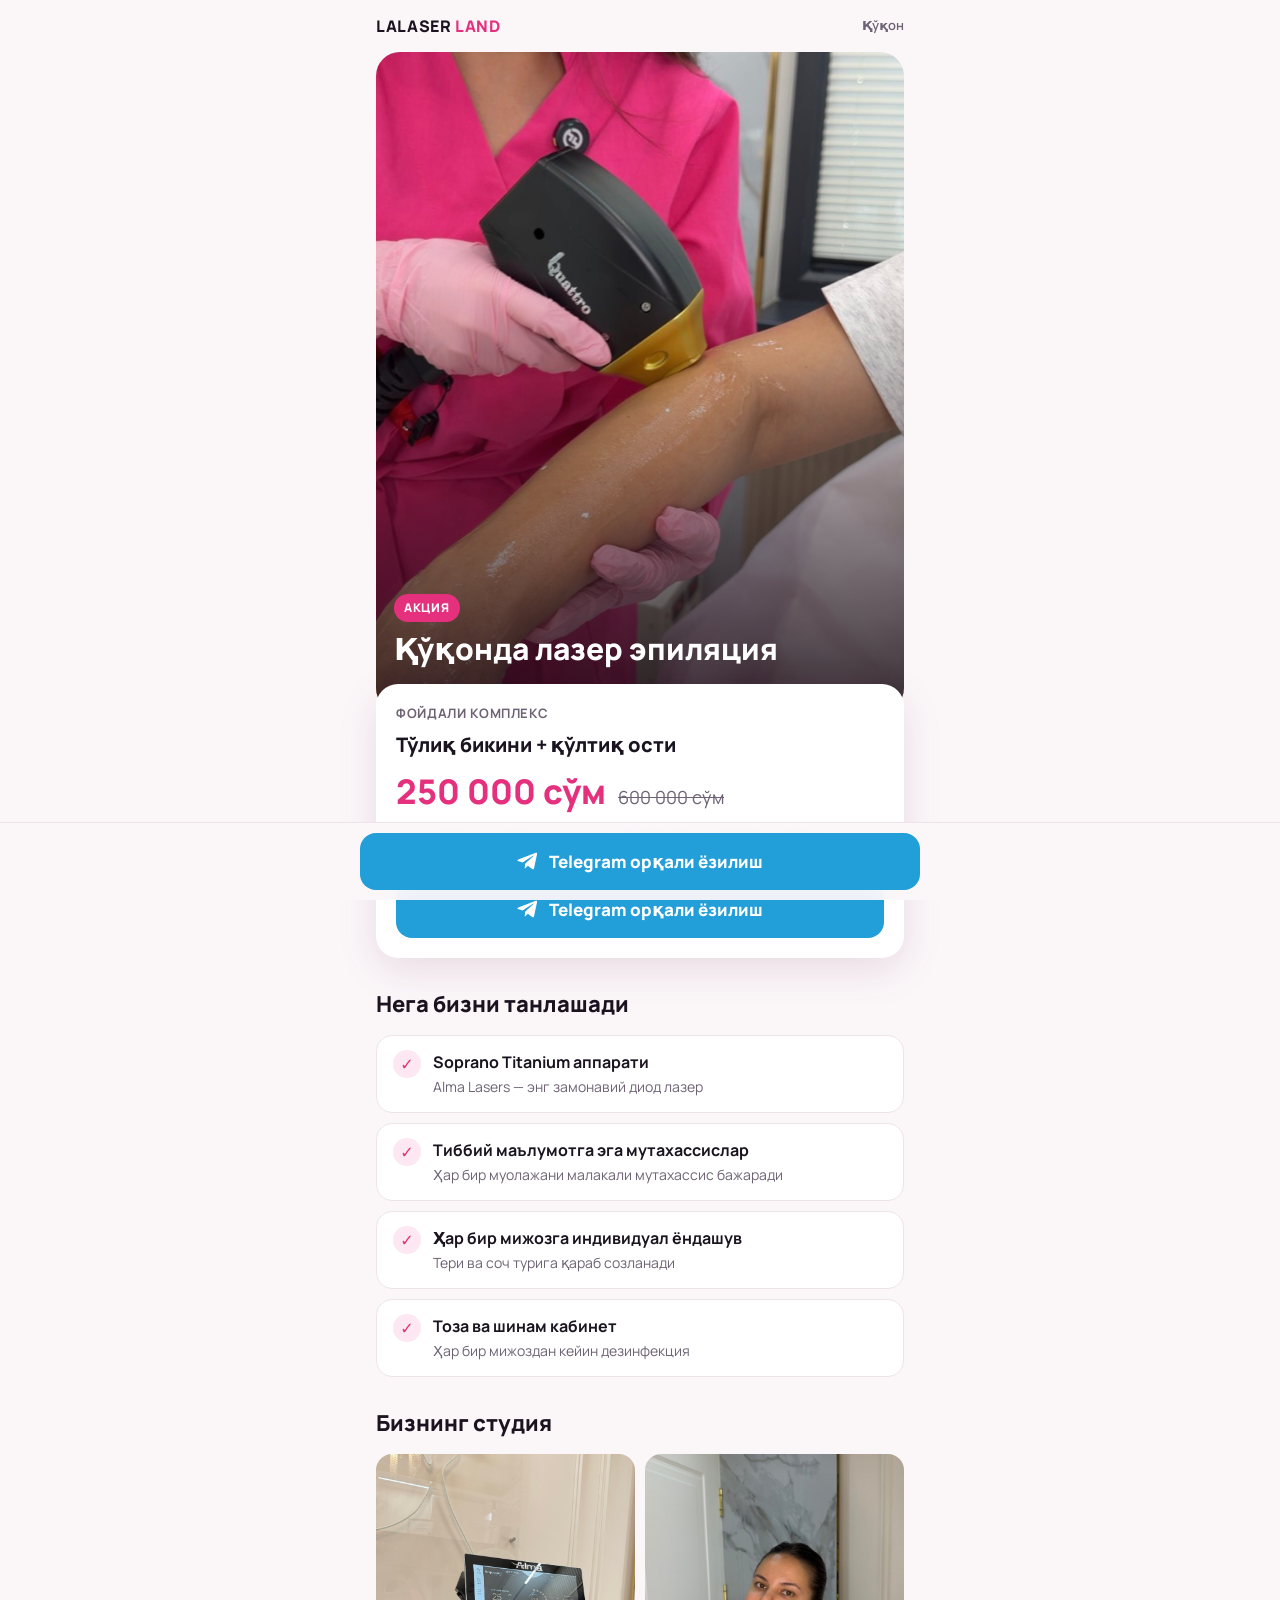
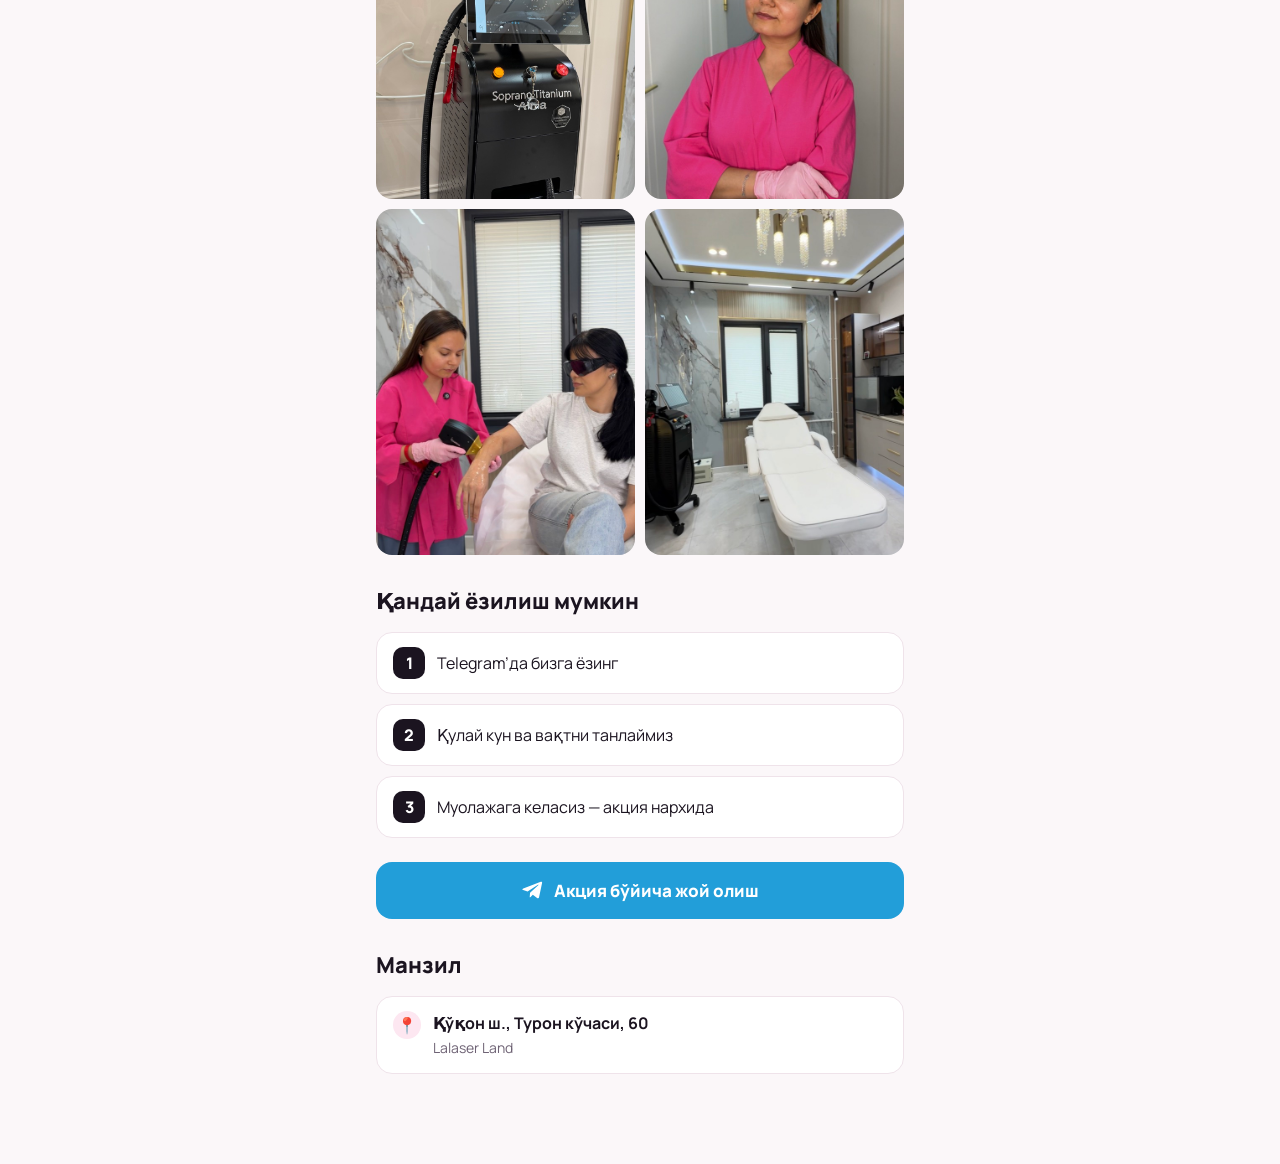
<file: kokand/index.html>
<!doctype html>
<html lang="uz-Latn">
<head>
<meta charset="utf-8">
<meta name="viewport" content="width=device-width,initial-scale=1,viewport-fit=cover">
<title>Lalaser Land Qo‘qon — lazer epilyatsiya</title>
<meta name="description" content="Qo‘qonda lazer epilyatsiya. To‘liq bikini + qo‘ltiq osti — 250 000 so‘m. Telegram orqali yoziling.">
<meta property="og:title" content="Lalaser Land Qo‘qon — lazer epilyatsiya">
<meta property="og:description" content="To‘liq bikini + qo‘ltiq osti — 250 000 so‘m (600 000 o‘rniga)">
<meta property="og:image" content="img/hero.jpg">
<link rel="preconnect" href="https://fonts.googleapis.com">
<link rel="stylesheet" href="https://fonts.googleapis.com/css2?family=Manrope:wght@500;600;700;800&display=swap">
<script>
// 11.11: A/B латиница vs кириллица — половина посетителей видит одну версию, выбор запоминается
(function(){var v=(location.search.match(/[?&]v=(lat|cyr)/)||[])[1];
 try{v=v||localStorage.getItem('lv');}catch(e){}
 v=v||(Math.random()<0.5?'lat':'cyr');
 try{localStorage.setItem('lv',v);}catch(e){}
 document.documentElement.className='v-'+v;window.LV=v;})();
</script>
<!-- Meta Pixel: общий пиксель кабинета Светы (act_2348502792179521) 2297027911087913; сайт Коканда, события с city=kokand -->
<script>
!function(f,b,e,v,n,t,s){if(f.fbq)return;n=f.fbq=function(){n.callMethod?n.callMethod.apply(n,arguments):n.queue.push(arguments)};if(!f._fbq)f._fbq=n;n.push=n;n.loaded=!0;n.version='2.0';n.queue=[];t=b.createElement(e);t.async=!0;t.src=v;s=b.getElementsByTagName(e)[0];s.parentNode.insertBefore(t,s)}(window,document,'script','https://connect.facebook.net/en_US/fbevents.js');
fbq('init','2297027911087913');fbq('track','PageView',{city:'kokand'});fbq('trackCustom','Visit_'+window.LV,{city:'kokand'});
</script>
<noscript><img height="1" width="1" style="display:none" src="https://www.facebook.com/tr?id=2297027911087913&ev=PageView&noscript=1" alt=""></noscript>
<style>
/* Mobile-first landing: photo hero with offer card, sticky Telegram button; Lalaser pink from the specialists' uniform */
:root{--pink:#e5307e;--pink-d:#c21f66;--ink:#1b1420;--muted:#6e6274;--bg:#fbf7f9;--card:#fff;--line:#efe3ea;--tg:#229ed9;
  --font:"Manrope",system-ui,-apple-system,"Segoe UI",sans-serif}
*{box-sizing:border-box}html,body{margin:0}
body{background:var(--bg);color:var(--ink);font-family:var(--font);font-size:16px;line-height:1.5;padding-bottom:90px}
img{max-width:100%;display:block}
.wrap{max-width:560px;margin:0 auto;padding-left:max(16px,env(safe-area-inset-left,0px));padding-right:max(16px,env(safe-area-inset-right,0px))}
header{padding-block:14px;display:flex;justify-content:space-between;align-items:center}
.logo{font-weight:800;letter-spacing:.04em}.logo span{color:var(--pink)}
.city{font-size:13px;color:var(--muted);font-weight:600}
.hero{position:relative;border-radius:24px;overflow:hidden;aspect-ratio:4/5;background:#ddd}
.hero img{width:100%;height:100%;object-fit:cover}
.hero::after{content:"";position:absolute;inset:0;background:linear-gradient(180deg,rgba(0,0,0,0) 35%,rgba(20,8,16,.82) 100%)}
.hero-text{position:absolute;left:18px;right:18px;bottom:46px;z-index:1;color:#fff}
.tag{display:inline-block;background:var(--pink);font-size:12px;font-weight:800;letter-spacing:.06em;text-transform:uppercase;padding:5px 10px;border-radius:99px}
h1{margin:10px 0 0;font-size:30px;line-height:1.15;font-weight:800;text-wrap:balance}
.offer{margin-top:-28px;position:relative;z-index:2;background:var(--card);border-radius:22px;padding:20px;box-shadow:0 12px 40px rgba(110,20,70,.12);display:flex;flex-direction:column;gap:6px}
.offer .k{font-size:13px;color:var(--muted);font-weight:700;text-transform:uppercase;letter-spacing:.05em}
.offer .z{font-size:20px;font-weight:800}
.price{display:flex;align-items:baseline;gap:12px;flex-wrap:wrap}
.price b{font-size:34px;color:var(--pink);font-weight:800}
.price s{color:var(--muted);font-size:18px}
.note{font-size:14px;color:var(--muted)}
.btn{display:flex;align-items:center;justify-content:center;gap:10px;background:var(--tg);color:#fff;text-decoration:none;font-weight:800;font-size:17px;border-radius:16px;padding:16px;margin-top:10px}
.btn:active{transform:scale(.98)}
.btn svg{width:22px;height:22px}
section{margin-top:30px;display:flex;flex-direction:column;gap:14px}
h2{margin:0;font-size:22px;font-weight:800}
.list{display:grid;gap:10px}
.item{background:var(--card);border:1px solid var(--line);border-radius:16px;padding:14px 16px;display:flex;gap:12px;align-items:flex-start}
.item i{flex:0 0 28px;height:28px;border-radius:50%;background:#fde7f1;color:var(--pink);display:flex;align-items:center;justify-content:center;font-style:normal;font-weight:800}
.item b{display:block}
.item span{color:var(--muted);font-size:14px}
.gallery{display:grid;grid-template-columns:1fr 1fr;gap:10px}
.gallery img{width:100%;aspect-ratio:3/4;object-fit:cover;border-radius:16px}
.steps{display:grid;gap:10px;counter-reset:s}
.step{display:flex;gap:12px;align-items:center;background:var(--card);border:1px solid var(--line);border-radius:16px;padding:14px 16px}
.step::before{counter-increment:s;content:counter(s);flex:0 0 32px;height:32px;border-radius:10px;background:var(--ink);color:#fff;display:flex;align-items:center;justify-content:center;font-weight:800}
footer{margin-top:34px;padding-block:20px;color:var(--muted);font-size:13px;text-align:center}
footer a{color:var(--muted)}
.sticky{position:fixed;left:0;right:0;bottom:0;z-index:10;background:rgba(251,247,249,.94);backdrop-filter:blur(8px);border-top:1px solid var(--line);
  padding:10px max(16px,env(safe-area-inset-right,0px)) calc(10px + env(safe-area-inset-bottom,0px)) max(16px,env(safe-area-inset-left,0px))}
.sticky .btn{max-width:560px;margin:0 auto}
.v-lat .cyr,.v-cyr .lat{display:none!important}
@media (prefers-reduced-motion:reduce){.btn:active{transform:none}}
</style>
</head>
<body>
<div class="wrap lat">
  <header><div class="logo">LALASER <span>LAND</span></div><div class="city">Qo‘qon</div></header>

  <div class="hero">
    <img src="img/hero.jpg" alt="Lazer epilyatsiya muolajasi">
    <div class="hero-text">
      <span class="tag">Aksiya</span>
      <h1>Qo‘qonda lazer epilyatsiya</h1>
    </div>
  </div>

  <div class="offer">
    <div class="k">Foydali kompleks</div>
    <div class="z">To‘liq bikini + qo‘ltiq osti</div>
    <div class="price"><b>250 000 so‘m</b><s>600 000 so‘m</s></div>
    <div class="note">Aksiya bo‘yicha joylar cheklangan. Qulay vaqtni Telegram orqali tanlang.</div>
    <a class="btn tg" href="https://t.me/lalaser_kokand?text=Assalomu%20alaykum%21%20To%E2%80%98liq%20bikini%20%2B%20qo%E2%80%98ltiq%20osti%20aksiyasi%20%28250%20000%20so%E2%80%98m%29%20bo%E2%80%98yicha%20yozilmoqchiman" target="_blank" rel="noopener">
      <svg viewBox="0 0 24 24" fill="currentColor" aria-hidden="true"><path d="M21.9 4.3 18.6 20c-.2 1.1-.9 1.4-1.8.9l-5-3.7-2.4 2.3c-.3.3-.5.5-1 .5l.4-5.1 9.2-8.3c.4-.4-.1-.6-.6-.2L6.1 13.6 1.2 12c-1.1-.3-1.1-1.1.2-1.6l19.1-7.4c.9-.3 1.7.2 1.4 1.3z"/></svg>
      Telegram orqali yozilish
    </a>
  </div>

  <section>
    <h2>Nega bizni tanlashadi</h2>
    <div class="list">
      <div class="item"><i>✓</i><div><b>Soprano Titanium apparati</b><span>Alma Lasers — eng zamonaviy diod lazer</span></div></div>
      <div class="item"><i>✓</i><div><b>Tibbiy ma’lumotga ega mutaxassislar</b><span>Har bir muolajani malakali mutaxassis bajaradi</span></div></div>
      <div class="item"><i>✓</i><div><b>Har bir mijozga individual yondashuv</b><span>Teri va soch turiga qarab sozlanadi</span></div></div>
      <div class="item"><i>✓</i><div><b>Toza va shinam kabinet</b><span>Har bir mijozdan keyin dezinfeksiya</span></div></div>
    </div>
  </section>

  <section>
    <h2>Bizning studiya</h2>
    <div class="gallery">
      <img src="img/device.jpg" alt="Soprano Titanium apparati" loading="lazy">
      <img src="img/master.jpg" alt="Mutaxassis" loading="lazy">
      <img src="img/proc.jpg" alt="Muolaja" loading="lazy">
      <img src="img/room.jpg" alt="Kabinet" loading="lazy">
    </div>
  </section>

  <section>
    <h2>Qanday yozilish mumkin</h2>
    <div class="steps">
      <div class="step">Telegram’da bizga yozing</div>
      <div class="step">Qulay kun va vaqtni tanlaymiz</div>
      <div class="step">Muolajaga kelasiz — aksiya narxida</div>
    </div>
    <a class="btn tg" href="https://t.me/lalaser_kokand?text=Assalomu%20alaykum%21%20To%E2%80%98liq%20bikini%20%2B%20qo%E2%80%98ltiq%20osti%20aksiyasi%20%28250%20000%20so%E2%80%98m%29%20bo%E2%80%98yicha%20yozilmoqchiman" target="_blank" rel="noopener">
      <svg viewBox="0 0 24 24" fill="currentColor" aria-hidden="true"><path d="M21.9 4.3 18.6 20c-.2 1.1-.9 1.4-1.8.9l-5-3.7-2.4 2.3c-.3.3-.5.5-1 .5l.4-5.1 9.2-8.3c.4-.4-.1-.6-.6-.2L6.1 13.6 1.2 12c-1.1-.3-1.1-1.1.2-1.6l19.1-7.4c.9-.3 1.7.2 1.4 1.3z"/></svg>
      Aksiya bo‘yicha joy olish
    </a>
  </section>

  <section>
    <h2>Manzil</h2>
    <div class="item"><i>📍</i><div><b>Qo‘qon sh., Turon ko‘chasi, 60</b><span>Lalaser Land</span></div></div>
  </section>

</div>

<div class="sticky lat">
  <a class="btn tg" href="https://t.me/lalaser_kokand?text=Assalomu%20alaykum%21%20To%E2%80%98liq%20bikini%20%2B%20qo%E2%80%98ltiq%20osti%20aksiyasi%20%28250%20000%20so%E2%80%98m%29%20bo%E2%80%98yicha%20yozilmoqchiman" target="_blank" rel="noopener">
    <svg viewBox="0 0 24 24" fill="currentColor" aria-hidden="true"><path d="M21.9 4.3 18.6 20c-.2 1.1-.9 1.4-1.8.9l-5-3.7-2.4 2.3c-.3.3-.5.5-1 .5l.4-5.1 9.2-8.3c.4-.4-.1-.6-.6-.2L6.1 13.6 1.2 12c-1.1-.3-1.1-1.1.2-1.6l19.1-7.4c.9-.3 1.7.2 1.4 1.3z"/></svg>
    Telegram orqali yozilish
  </a>
</div>


<div class="wrap cyr">
  <header><div class="logo">LALASER <span>LAND</span></div><div class="city">Қўқон</div></header>

  <div class="hero">
    <img src="img/hero.jpg" alt="Лазер эпиляция муолажаси">
    <div class="hero-text">
      <span class="tag">Акция</span>
      <h1>Қўқонда лазер эпиляция</h1>
    </div>
  </div>

  <div class="offer">
    <div class="k">Фойдали комплекс</div>
    <div class="z">Тўлиқ бикини + қўлтиқ ости</div>
    <div class="price"><b>250 000 сўм</b><s>600 000 сўм</s></div>
    <div class="note">Акция бўйича жойлар чекланган. Қулай вақтни Telegram орқали танланг.</div>
    <a class="btn tg" href="https://t.me/lalaser_kokand?text=%D0%90%D1%81%D1%81%D0%B0%D0%BB%D0%BE%D0%BC%D1%83%20%D0%B0%D0%BB%D0%B0%D0%B9%D0%BA%D1%83%D0%BC%21%20%D0%A2%D1%9E%D0%BB%D0%B8%D2%9B%20%D0%B1%D0%B8%D0%BA%D0%B8%D0%BD%D0%B8%20%2B%20%D2%9B%D1%9E%D0%BB%D1%82%D0%B8%D2%9B%20%D0%BE%D1%81%D1%82%D0%B8%20%D0%B0%D0%BA%D1%86%D0%B8%D1%8F%D1%81%D0%B8%20%28250%20000%20%D1%81%D1%9E%D0%BC%29%20%D0%B1%D1%9E%D0%B9%D0%B8%D1%87%D0%B0%20%D1%91%D0%B7%D0%B8%D0%BB%D0%BC%D0%BE%D2%9B%D1%87%D0%B8%D0%BC%D0%B0%D0%BD" target="_blank" rel="noopener">
      <svg viewBox="0 0 24 24" fill="currentColor" aria-hidden="true"><path d="M21.9 4.3 18.6 20c-.2 1.1-.9 1.4-1.8.9l-5-3.7-2.4 2.3c-.3.3-.5.5-1 .5l.4-5.1 9.2-8.3c.4-.4-.1-.6-.6-.2L6.1 13.6 1.2 12c-1.1-.3-1.1-1.1.2-1.6l19.1-7.4c.9-.3 1.7.2 1.4 1.3z"/></svg>
      Telegram орқали ёзилиш
    </a>
  </div>

  <section>
    <h2>Нега бизни танлашади</h2>
    <div class="list">
      <div class="item"><i>✓</i><div><b>Soprano Titanium аппарати</b><span>Alma Lasers — энг замонавий диод лазер</span></div></div>
      <div class="item"><i>✓</i><div><b>Тиббий маълумотга эга мутахассислар</b><span>Ҳар бир муолажани малакали мутахассис бажаради</span></div></div>
      <div class="item"><i>✓</i><div><b>Ҳар бир мижозга индивидуал ёндашув</b><span>Тери ва соч турига қараб созланади</span></div></div>
      <div class="item"><i>✓</i><div><b>Тоза ва шинам кабинет</b><span>Ҳар бир мижоздан кейин дезинфекция</span></div></div>
    </div>
  </section>

  <section>
    <h2>Бизнинг студия</h2>
    <div class="gallery">
      <img src="img/device.jpg" alt="Soprano Titanium аппарати" loading="lazy">
      <img src="img/master.jpg" alt="Мутахассис" loading="lazy">
      <img src="img/proc.jpg" alt="Муолажа" loading="lazy">
      <img src="img/room.jpg" alt="Кабинет" loading="lazy">
    </div>
  </section>

  <section>
    <h2>Қандай ёзилиш мумкин</h2>
    <div class="steps">
      <div class="step">Telegram’да бизга ёзинг</div>
      <div class="step">Қулай кун ва вақтни танлаймиз</div>
      <div class="step">Муолажага келасиз — акция нархида</div>
    </div>
    <a class="btn tg" href="https://t.me/lalaser_kokand?text=%D0%90%D1%81%D1%81%D0%B0%D0%BB%D0%BE%D0%BC%D1%83%20%D0%B0%D0%BB%D0%B0%D0%B9%D0%BA%D1%83%D0%BC%21%20%D0%A2%D1%9E%D0%BB%D0%B8%D2%9B%20%D0%B1%D0%B8%D0%BA%D0%B8%D0%BD%D0%B8%20%2B%20%D2%9B%D1%9E%D0%BB%D1%82%D0%B8%D2%9B%20%D0%BE%D1%81%D1%82%D0%B8%20%D0%B0%D0%BA%D1%86%D0%B8%D1%8F%D1%81%D0%B8%20%28250%20000%20%D1%81%D1%9E%D0%BC%29%20%D0%B1%D1%9E%D0%B9%D0%B8%D1%87%D0%B0%20%D1%91%D0%B7%D0%B8%D0%BB%D0%BC%D0%BE%D2%9B%D1%87%D0%B8%D0%BC%D0%B0%D0%BD" target="_blank" rel="noopener">
      <svg viewBox="0 0 24 24" fill="currentColor" aria-hidden="true"><path d="M21.9 4.3 18.6 20c-.2 1.1-.9 1.4-1.8.9l-5-3.7-2.4 2.3c-.3.3-.5.5-1 .5l.4-5.1 9.2-8.3c.4-.4-.1-.6-.6-.2L6.1 13.6 1.2 12c-1.1-.3-1.1-1.1.2-1.6l19.1-7.4c.9-.3 1.7.2 1.4 1.3z"/></svg>
      Акция бўйича жой олиш
    </a>
  </section>

  <section>
    <h2>Манзил</h2>
    <div class="item"><i>📍</i><div><b>Қўқон ш., Турон кўчаси, 60</b><span>Lalaser Land</span></div></div>
  </section>

</div>

<div class="sticky cyr">
  <a class="btn tg" href="https://t.me/lalaser_kokand?text=%D0%90%D1%81%D1%81%D0%B0%D0%BB%D0%BE%D0%BC%D1%83%20%D0%B0%D0%BB%D0%B0%D0%B9%D0%BA%D1%83%D0%BC%21%20%D0%A2%D1%9E%D0%BB%D0%B8%D2%9B%20%D0%B1%D0%B8%D0%BA%D0%B8%D0%BD%D0%B8%20%2B%20%D2%9B%D1%9E%D0%BB%D1%82%D0%B8%D2%9B%20%D0%BE%D1%81%D1%82%D0%B8%20%D0%B0%D0%BA%D1%86%D0%B8%D1%8F%D1%81%D0%B8%20%28250%20000%20%D1%81%D1%9E%D0%BC%29%20%D0%B1%D1%9E%D0%B9%D0%B8%D1%87%D0%B0%20%D1%91%D0%B7%D0%B8%D0%BB%D0%BC%D0%BE%D2%9B%D1%87%D0%B8%D0%BC%D0%B0%D0%BD" target="_blank" rel="noopener">
    <svg viewBox="0 0 24 24" fill="currentColor" aria-hidden="true"><path d="M21.9 4.3 18.6 20c-.2 1.1-.9 1.4-1.8.9l-5-3.7-2.4 2.3c-.3.3-.5.5-1 .5l.4-5.1 9.2-8.3c.4-.4-.1-.6-.6-.2L6.1 13.6 1.2 12c-1.1-.3-1.1-1.1.2-1.6l19.1-7.4c.9-.3 1.7.2 1.4 1.3z"/></svg>
    Telegram орқали ёзилиш
  </a>
</div>

<script>
// Every Telegram button = «Контакт» for Meta, so the ads can learn on people who actually go to write
document.querySelectorAll('a.tg').forEach(function(a){
  a.addEventListener('click', function(){ if (window.fbq) fbq('track','Contact',{content_name:'telegram_'+window.LV,city:'kokand'});fbq('trackCustom','TG_'+window.LV,{city:'kokand'}); });
});
</script>
</body>
</html>
</file>
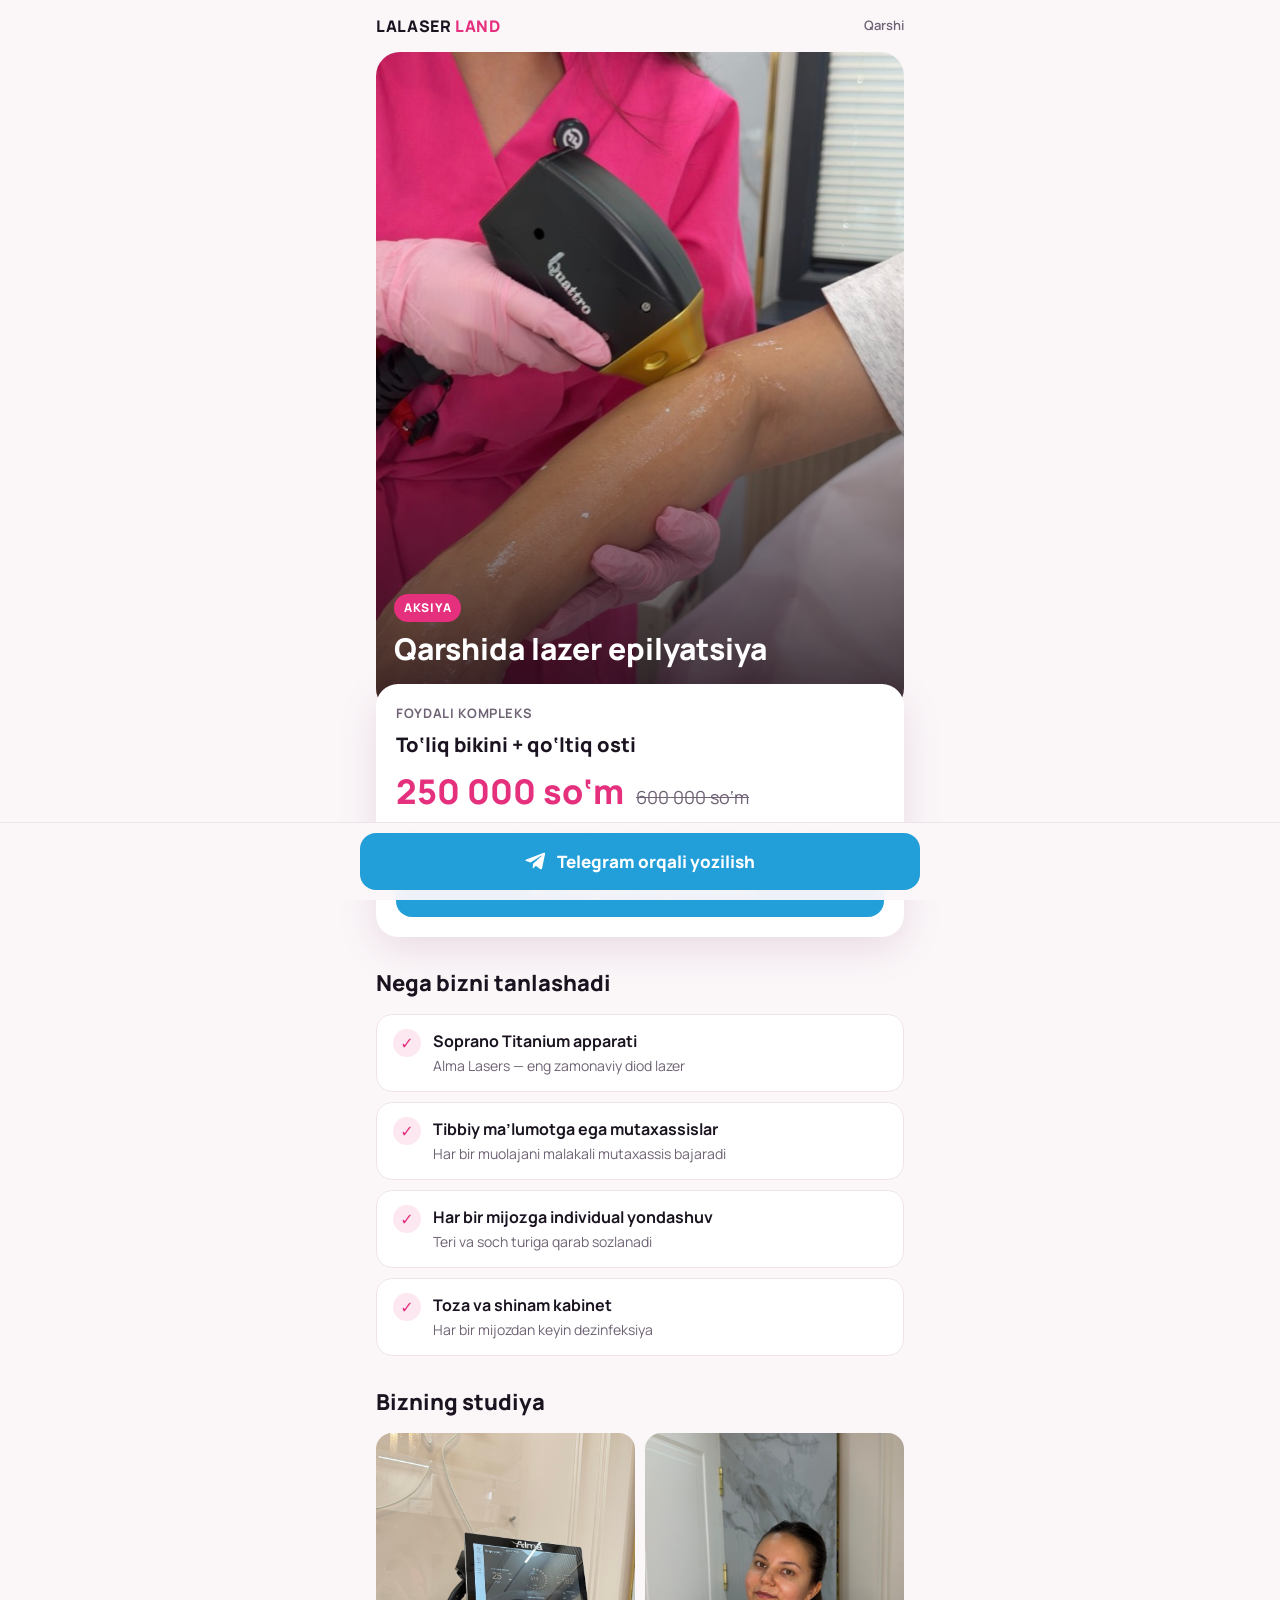
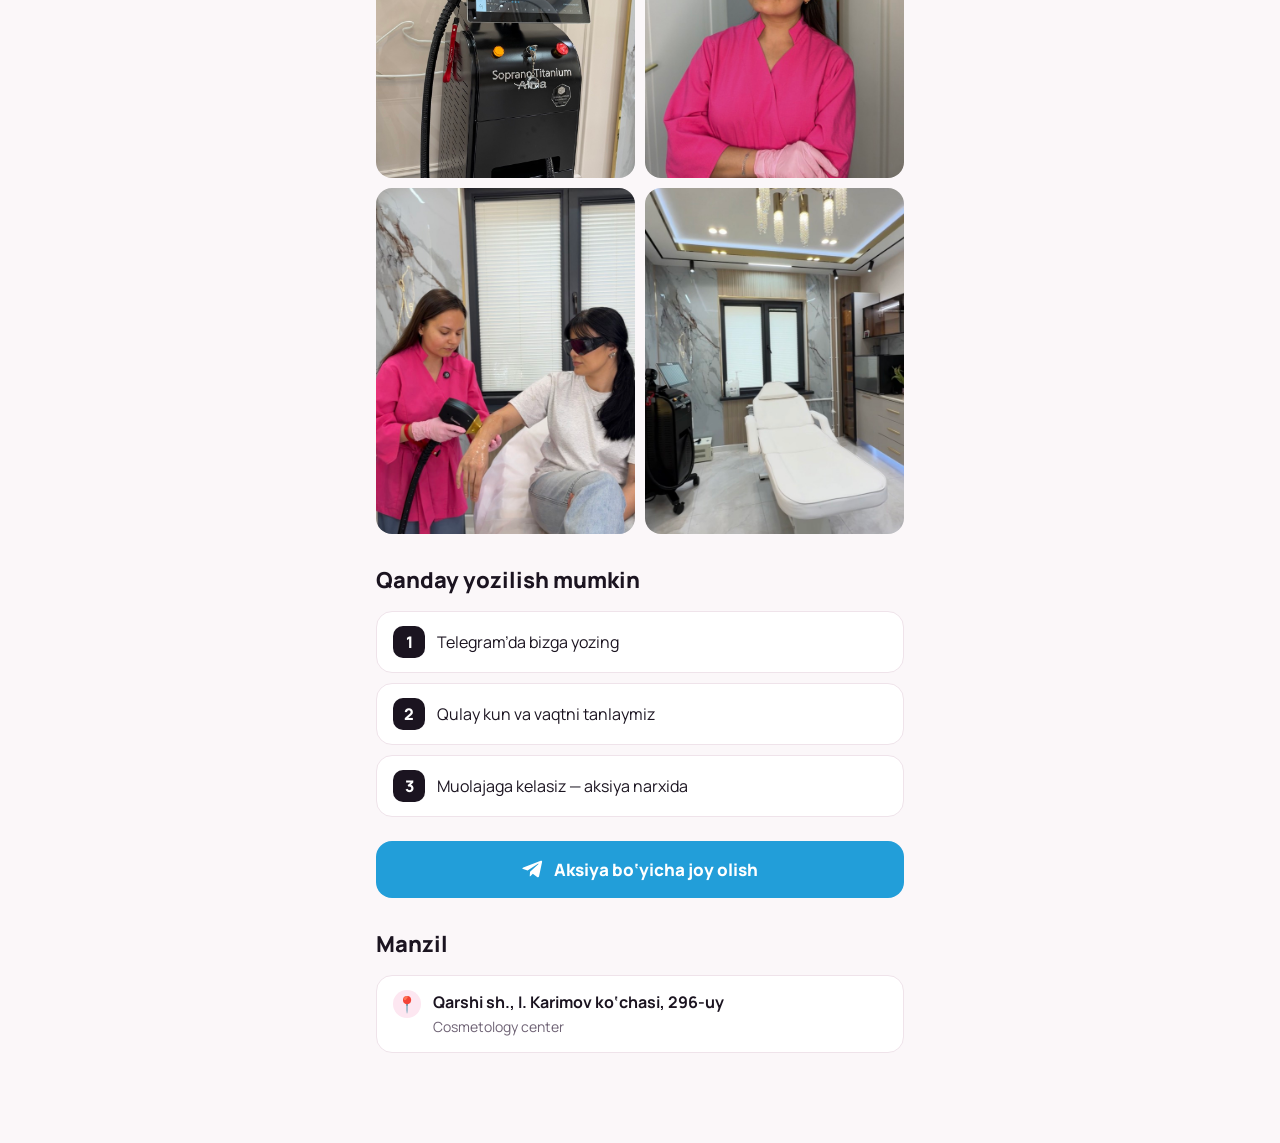
<file: qarshi/index.html>
<!doctype html>
<html lang="uz-Latn">
<head>
<meta charset="utf-8">
<meta name="viewport" content="width=device-width,initial-scale=1,viewport-fit=cover">
<title>Lalaser Land Qarshi — lazer epilyatsiya</title>
<meta name="description" content="Qarshida lazer epilyatsiya. To‘liq bikini + qo‘ltiq osti — 250 000 so‘m. Telegram orqali yoziling.">
<meta property="og:title" content="Lalaser Land Qarshi — lazer epilyatsiya">
<meta property="og:description" content="To‘liq bikini + qo‘ltiq osti — 250 000 so‘m (600 000 o‘rniga)">
<meta property="og:image" content="img/hero.jpg">
<link rel="preconnect" href="https://fonts.googleapis.com">
<link rel="stylesheet" href="https://fonts.googleapis.com/css2?family=Manrope:wght@500;600;700;800&display=swap">
<!-- Meta Pixel: Lalaser Qarshi сайт -->
<script>
!function(f,b,e,v,n,t,s){if(f.fbq)return;n=f.fbq=function(){n.callMethod?n.callMethod.apply(n,arguments):n.queue.push(arguments)};if(!f._fbq)f._fbq=n;n.push=n;n.loaded=!0;n.version='2.0';n.queue=[];t=b.createElement(e);t.async=!0;t.src=v;s=b.getElementsByTagName(e)[0];s.parentNode.insertBefore(t,s)}(window,document,'script','https://connect.facebook.net/en_US/fbevents.js');
fbq('init','2084920572160921');fbq('track','PageView');
</script>
<noscript><img height="1" width="1" style="display:none" src="https://www.facebook.com/tr?id=2084920572160921&ev=PageView&noscript=1" alt=""></noscript>
<style>
/* Mobile-first landing: photo hero with offer card, sticky Telegram button; Lalaser pink from the specialists' uniform */
:root{--pink:#e5307e;--pink-d:#c21f66;--ink:#1b1420;--muted:#6e6274;--bg:#fbf7f9;--card:#fff;--line:#efe3ea;--tg:#229ed9;
  --font:"Manrope",system-ui,-apple-system,"Segoe UI",sans-serif}
*{box-sizing:border-box}html,body{margin:0}
body{background:var(--bg);color:var(--ink);font-family:var(--font);font-size:16px;line-height:1.5;padding-bottom:90px}
img{max-width:100%;display:block}
.wrap{max-width:560px;margin:0 auto;padding-left:max(16px,env(safe-area-inset-left,0px));padding-right:max(16px,env(safe-area-inset-right,0px))}
header{padding-block:14px;display:flex;justify-content:space-between;align-items:center}
.logo{font-weight:800;letter-spacing:.04em}.logo span{color:var(--pink)}
.city{font-size:13px;color:var(--muted);font-weight:600}
.hero{position:relative;border-radius:24px;overflow:hidden;aspect-ratio:4/5;background:#ddd}
.hero img{width:100%;height:100%;object-fit:cover}
.hero::after{content:"";position:absolute;inset:0;background:linear-gradient(180deg,rgba(0,0,0,0) 35%,rgba(20,8,16,.82) 100%)}
.hero-text{position:absolute;left:18px;right:18px;bottom:46px;z-index:1;color:#fff}
.tag{display:inline-block;background:var(--pink);font-size:12px;font-weight:800;letter-spacing:.06em;text-transform:uppercase;padding:5px 10px;border-radius:99px}
h1{margin:10px 0 0;font-size:30px;line-height:1.15;font-weight:800;text-wrap:balance}
.offer{margin-top:-28px;position:relative;z-index:2;background:var(--card);border-radius:22px;padding:20px;box-shadow:0 12px 40px rgba(110,20,70,.12);display:flex;flex-direction:column;gap:6px}
.offer .k{font-size:13px;color:var(--muted);font-weight:700;text-transform:uppercase;letter-spacing:.05em}
.offer .z{font-size:20px;font-weight:800}
.price{display:flex;align-items:baseline;gap:12px;flex-wrap:wrap}
.price b{font-size:34px;color:var(--pink);font-weight:800}
.price s{color:var(--muted);font-size:18px}
.note{font-size:14px;color:var(--muted)}
.btn{display:flex;align-items:center;justify-content:center;gap:10px;background:var(--tg);color:#fff;text-decoration:none;font-weight:800;font-size:17px;border-radius:16px;padding:16px;margin-top:10px}
.btn:active{transform:scale(.98)}
.btn svg{width:22px;height:22px}
section{margin-top:30px;display:flex;flex-direction:column;gap:14px}
h2{margin:0;font-size:22px;font-weight:800}
.list{display:grid;gap:10px}
.item{background:var(--card);border:1px solid var(--line);border-radius:16px;padding:14px 16px;display:flex;gap:12px;align-items:flex-start}
.item i{flex:0 0 28px;height:28px;border-radius:50%;background:#fde7f1;color:var(--pink);display:flex;align-items:center;justify-content:center;font-style:normal;font-weight:800}
.item b{display:block}
.item span{color:var(--muted);font-size:14px}
.gallery{display:grid;grid-template-columns:1fr 1fr;gap:10px}
.gallery img{width:100%;aspect-ratio:3/4;object-fit:cover;border-radius:16px}
.steps{display:grid;gap:10px;counter-reset:s}
.step{display:flex;gap:12px;align-items:center;background:var(--card);border:1px solid var(--line);border-radius:16px;padding:14px 16px}
.step::before{counter-increment:s;content:counter(s);flex:0 0 32px;height:32px;border-radius:10px;background:var(--ink);color:#fff;display:flex;align-items:center;justify-content:center;font-weight:800}
footer{margin-top:34px;padding-block:20px;color:var(--muted);font-size:13px;text-align:center}
footer a{color:var(--muted)}
.sticky{position:fixed;left:0;right:0;bottom:0;z-index:10;background:rgba(251,247,249,.94);backdrop-filter:blur(8px);border-top:1px solid var(--line);
  padding:10px max(16px,env(safe-area-inset-right,0px)) calc(10px + env(safe-area-inset-bottom,0px)) max(16px,env(safe-area-inset-left,0px))}
.sticky .btn{max-width:560px;margin:0 auto}
@media (prefers-reduced-motion:reduce){.btn:active{transform:none}}
</style>
</head>
<body>
<div class="wrap">
  <header><div class="logo">LALASER <span>LAND</span></div><div class="city">Qarshi</div></header>

  <div class="hero">
    <img src="img/hero.jpg" alt="Lazer epilyatsiya muolajasi">
    <div class="hero-text">
      <span class="tag">Aksiya</span>
      <h1>Qarshida lazer epilyatsiya</h1>
    </div>
  </div>

  <div class="offer">
    <div class="k">Foydali kompleks</div>
    <div class="z">To‘liq bikini + qo‘ltiq osti</div>
    <div class="price"><b>250 000 so‘m</b><s>600 000 so‘m</s></div>
    <div class="note">Aksiya bo‘yicha joylar cheklangan. Qulay vaqtni Telegram orqali tanlang.</div>
    <a class="btn tg" href="https://t.me/Lalaser_qarshi?text=Assalomu%20alaykum%21%20To%E2%80%98liq%20bikini%20%2B%20qo%E2%80%98ltiq%20osti%20aksiyasi%20%28250%20000%20so%E2%80%98m%29%20bo%E2%80%98yicha%20yozilmoqchiman" target="_blank" rel="noopener">
      <svg viewBox="0 0 24 24" fill="currentColor" aria-hidden="true"><path d="M21.9 4.3 18.6 20c-.2 1.1-.9 1.4-1.8.9l-5-3.7-2.4 2.3c-.3.3-.5.5-1 .5l.4-5.1 9.2-8.3c.4-.4-.1-.6-.6-.2L6.1 13.6 1.2 12c-1.1-.3-1.1-1.1.2-1.6l19.1-7.4c.9-.3 1.7.2 1.4 1.3z"/></svg>
      Telegram orqali yozilish
    </a>
  </div>

  <section>
    <h2>Nega bizni tanlashadi</h2>
    <div class="list">
      <div class="item"><i>✓</i><div><b>Soprano Titanium apparati</b><span>Alma Lasers — eng zamonaviy diod lazer</span></div></div>
      <div class="item"><i>✓</i><div><b>Tibbiy ma’lumotga ega mutaxassislar</b><span>Har bir muolajani malakali mutaxassis bajaradi</span></div></div>
      <div class="item"><i>✓</i><div><b>Har bir mijozga individual yondashuv</b><span>Teri va soch turiga qarab sozlanadi</span></div></div>
      <div class="item"><i>✓</i><div><b>Toza va shinam kabinet</b><span>Har bir mijozdan keyin dezinfeksiya</span></div></div>
    </div>
  </section>

  <section>
    <h2>Bizning studiya</h2>
    <div class="gallery">
      <img src="img/device.jpg" alt="Soprano Titanium apparati" loading="lazy">
      <img src="img/master.jpg" alt="Mutaxassis" loading="lazy">
      <img src="img/proc.jpg" alt="Muolaja" loading="lazy">
      <img src="img/room.jpg" alt="Kabinet" loading="lazy">
    </div>
  </section>

  <section>
    <h2>Qanday yozilish mumkin</h2>
    <div class="steps">
      <div class="step">Telegram’da bizga yozing</div>
      <div class="step">Qulay kun va vaqtni tanlaymiz</div>
      <div class="step">Muolajaga kelasiz — aksiya narxida</div>
    </div>
    <a class="btn tg" href="https://t.me/Lalaser_qarshi?text=Assalomu%20alaykum%21%20To%E2%80%98liq%20bikini%20%2B%20qo%E2%80%98ltiq%20osti%20aksiyasi%20%28250%20000%20so%E2%80%98m%29%20bo%E2%80%98yicha%20yozilmoqchiman" target="_blank" rel="noopener">
      <svg viewBox="0 0 24 24" fill="currentColor" aria-hidden="true"><path d="M21.9 4.3 18.6 20c-.2 1.1-.9 1.4-1.8.9l-5-3.7-2.4 2.3c-.3.3-.5.5-1 .5l.4-5.1 9.2-8.3c.4-.4-.1-.6-.6-.2L6.1 13.6 1.2 12c-1.1-.3-1.1-1.1.2-1.6l19.1-7.4c.9-.3 1.7.2 1.4 1.3z"/></svg>
      Aksiya bo‘yicha joy olish
    </a>
  </section>

  <section>
    <h2>Manzil</h2>
    <div class="item"><i>📍</i><div><b>Qarshi sh., I. Karimov ko‘chasi, 296-uy</b><span>Cosmetology center</span></div></div>
  </section>

</div>

<div class="sticky">
  <a class="btn tg" href="https://t.me/Lalaser_qarshi?text=Assalomu%20alaykum%21%20To%E2%80%98liq%20bikini%20%2B%20qo%E2%80%98ltiq%20osti%20aksiyasi%20%28250%20000%20so%E2%80%98m%29%20bo%E2%80%98yicha%20yozilmoqchiman" target="_blank" rel="noopener">
    <svg viewBox="0 0 24 24" fill="currentColor" aria-hidden="true"><path d="M21.9 4.3 18.6 20c-.2 1.1-.9 1.4-1.8.9l-5-3.7-2.4 2.3c-.3.3-.5.5-1 .5l.4-5.1 9.2-8.3c.4-.4-.1-.6-.6-.2L6.1 13.6 1.2 12c-1.1-.3-1.1-1.1.2-1.6l19.1-7.4c.9-.3 1.7.2 1.4 1.3z"/></svg>
    Telegram orqali yozilish
  </a>
</div>

<script>
// Every Telegram button = «Контакт» for Meta, so the ads can learn on people who actually go to write
document.querySelectorAll('a.tg').forEach(function(a){
  a.addEventListener('click', function(){ if (window.fbq) fbq('track','Contact',{content_name:'telegram'}); });
});
</script>
</body>
</html>
</file>
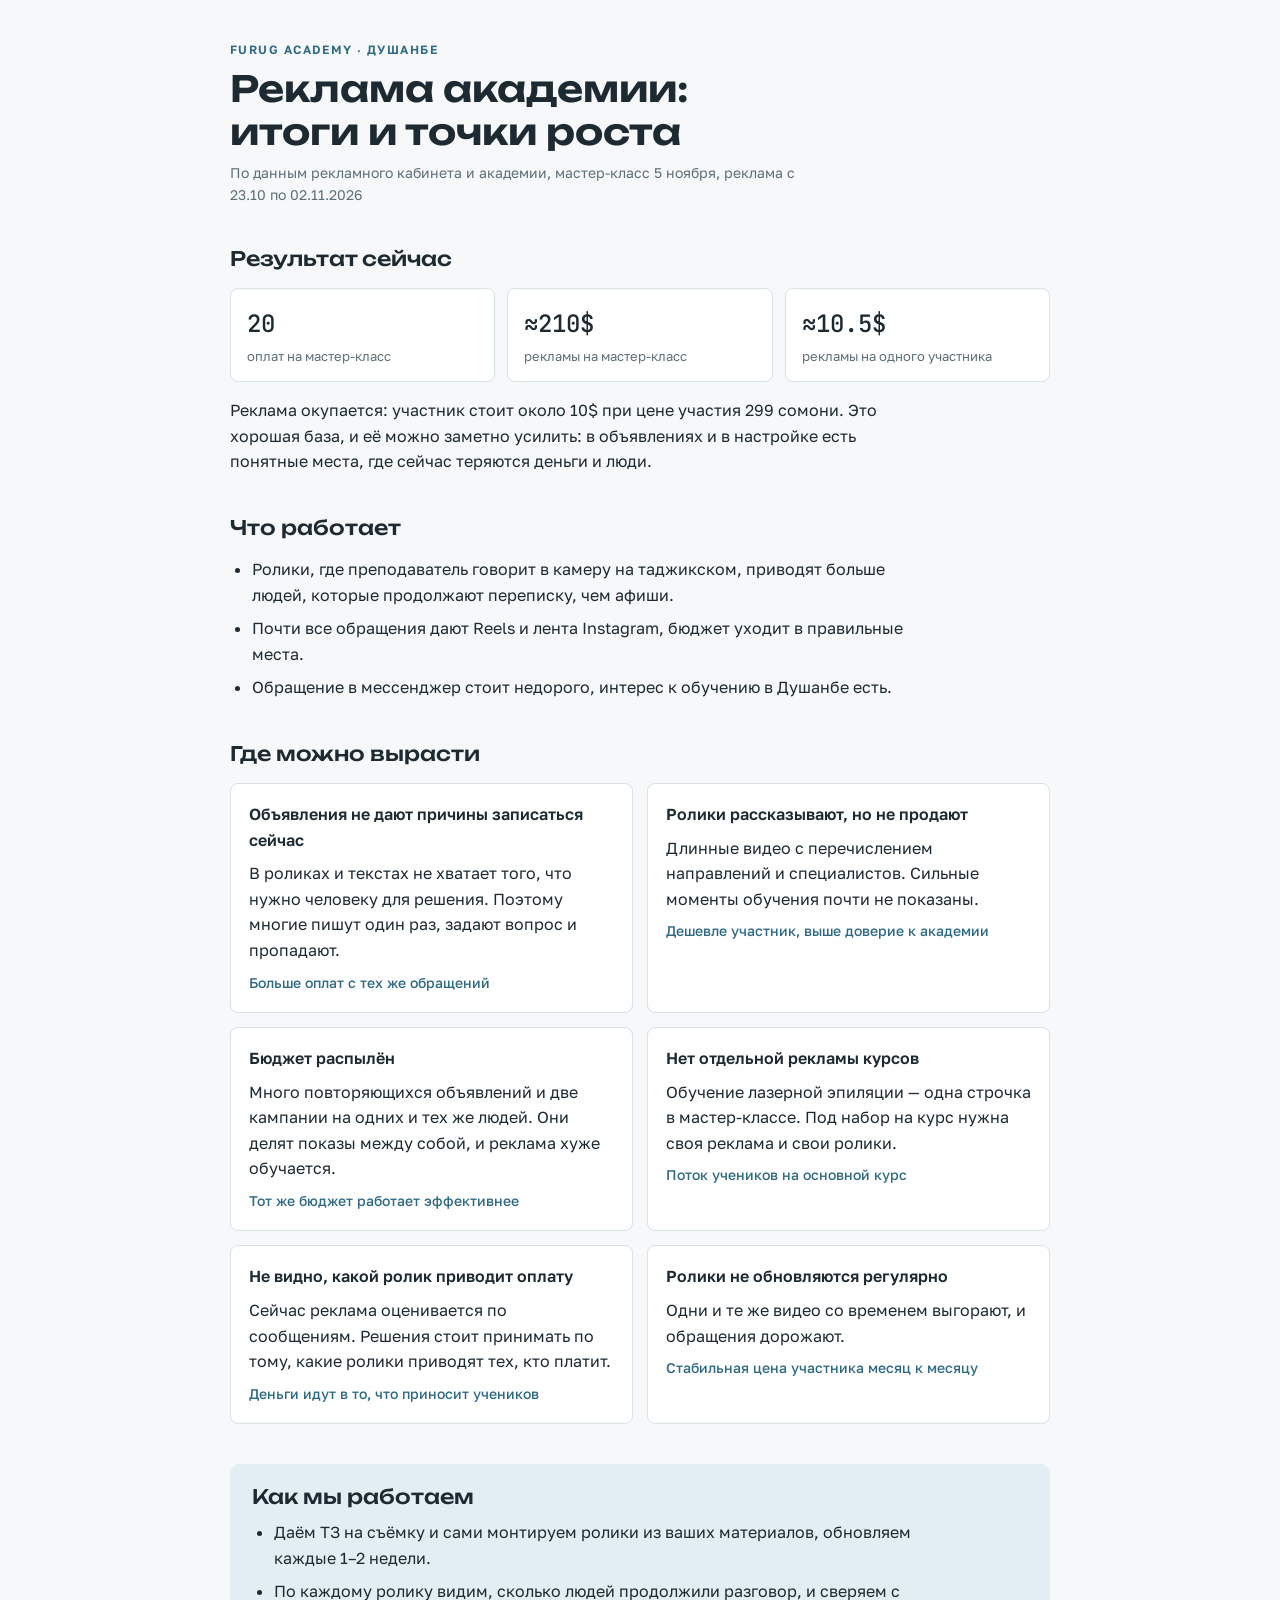
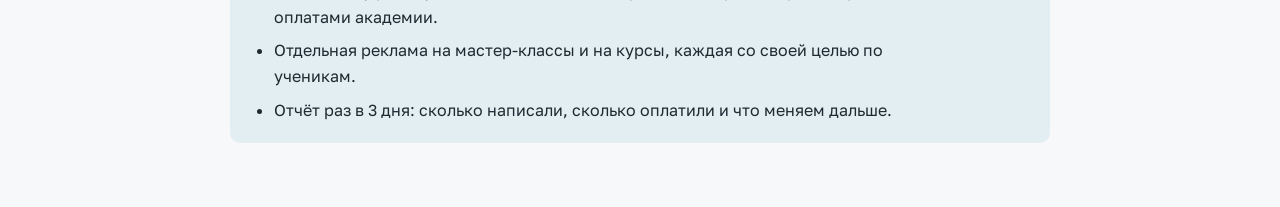
<file: furug-academy.html>
<!doctype html>
<html lang="ru"><head><meta charset="utf-8"><meta name="viewport" content="width=device-width,initial-scale=1,viewport-fit=cover"><meta name="robots" content="noindex"><style>body{margin:0}img{max-width:100%}</style>
<title>Реклама FURUG ACADEMY</title>
<meta name="claude:viewport-fit-sides" content="cover">
<link rel="stylesheet" href="https://fonts.googleapis.com/css2?family=Unbounded:wght@500;600&family=Golos+Text:wght@400;500;600&family=JetBrains+Mono:wght@400;500&display=swap">
<style>
/* Layout: one calm reading column; result first, then growth points as equal cards; steel-blue accent from the academy's posters */
:root{
  --bg:#f6f8f9; --surface:#ffffff; --fg:#1d2a31; --muted:#5d6f78; --line:#d9e2e6;
  --accent:#2e6a85; --accent-soft:#e3eef3;
  --display:"Unbounded","Golos Text",system-ui,sans-serif;
  --body:"Golos Text",system-ui,-apple-system,"Segoe UI",sans-serif;
  --mono:"JetBrains Mono",ui-monospace,Menlo,monospace;
}
@media (prefers-color-scheme: dark){:root:not([data-theme="light"]){
  --bg:#12191d; --surface:#1a2328; --fg:#e4ecef; --muted:#93a6af; --line:#2c3a41;
  --accent:#7db7d1; --accent-soft:#1f3540; color-scheme:dark}}
:root[data-theme="dark"]{
  --bg:#12191d; --surface:#1a2328; --fg:#e4ecef; --muted:#93a6af; --line:#2c3a41;
  --accent:#7db7d1; --accent-soft:#1f3540; color-scheme:dark}
body{background:var(--bg);color:var(--fg);font-family:var(--body);font-size:16px;line-height:1.6}
.wrap{max-width:820px;margin:0 auto;padding-block:40px 64px;padding-left:max(16px,env(safe-area-inset-left,0px));padding-right:max(16px,env(safe-area-inset-right,0px));display:flex;flex-direction:column;gap:40px}
header{display:flex;flex-direction:column;gap:8px}
.eyebrow{font-size:12px;letter-spacing:.12em;text-transform:uppercase;color:var(--accent);font-weight:600}
h1{font-family:var(--display);font-weight:600;font-size:clamp(26px,5vw,36px);line-height:1.2;margin:0;text-wrap:balance}
h2{font-family:var(--display);font-weight:500;font-size:20px;line-height:1.3;margin:0;text-wrap:balance}
h3{font-size:16px;margin:0;font-weight:600}
p{margin:0;max-width:65ch}
.meta{color:var(--muted);font-size:14px}
section{display:flex;flex-direction:column;gap:16px}
.tiles{display:grid;grid-template-columns:repeat(3,minmax(0,1fr));gap:12px}
.tile{background:var(--surface);border:1px solid var(--line);border-radius:8px;padding:16px;display:flex;flex-direction:column;gap:4px;min-width:0}
.tile b{font-family:var(--mono);font-size:24px;font-weight:500;font-variant-numeric:tabular-nums}
.tile span{font-size:13px;color:var(--muted);line-height:1.35}
@media (max-width:560px){.tiles{grid-template-columns:1fr}}
.points{display:grid;grid-template-columns:repeat(2,minmax(0,1fr));gap:14px}
.point{background:var(--surface);border:1px solid var(--line);border-radius:8px;padding:18px;display:flex;flex-direction:column;gap:8px;min-width:0}
.point .gain{font-size:14px;color:var(--accent);font-weight:500}
@media (max-width:640px){.points{grid-template-columns:1fr}}
.lead{background:var(--accent-soft);border-radius:10px;padding:20px 22px;display:flex;flex-direction:column;gap:10px}
ul{margin:0;padding-left:22px;display:flex;flex-direction:column;gap:8px;max-width:68ch}
.num{font-family:var(--mono);font-variant-numeric:tabular-nums}
</style>
</head><body>

<div class="wrap">
<header>
  <div class="eyebrow">FURUG ACADEMY · Душанбе</div>
  <h1>Реклама академии: итоги и точки роста</h1>
  <p class="meta">По данным рекламного кабинета и академии, мастер-класс 5 ноября, реклама с 23.10 по 02.11.2026</p>
</header>

<section>
  <h2>Результат сейчас</h2>
  <div class="tiles">
    <div class="tile"><b>20</b><span>оплат на мастер-класс</span></div>
    <div class="tile"><b class="num">≈210$</b><span>рекламы на мастер-класс</span></div>
    <div class="tile"><b class="num">≈10.5$</b><span>рекламы на одного участника</span></div>
  </div>
  <p>Реклама окупается: участник стоит около 10$ при цене участия 299 сомони. Это хорошая база, и её можно заметно усилить: в объявлениях и в настройке есть понятные места, где сейчас теряются деньги и люди.</p>
</section>

<section>
  <h2>Что работает</h2>
  <ul>
    <li>Ролики, где преподаватель говорит в камеру на таджикском, приводят больше людей, которые продолжают переписку, чем афиши.</li>
    <li>Почти все обращения дают Reels и лента Instagram, бюджет уходит в правильные места.</li>
    <li>Обращение в мессенджер стоит недорого, интерес к обучению в Душанбе есть.</li>
  </ul>
</section>

<section>
  <h2>Где можно вырасти</h2>
  <div class="points">
    <div class="point">
      <h3>Объявления не дают причины записаться сейчас</h3>
      <p>В роликах и текстах не хватает того, что нужно человеку для решения. Поэтому многие пишут один раз, задают вопрос и пропадают.</p>
      <div class="gain">Больше оплат с тех же обращений</div>
    </div>
    <div class="point">
      <h3>Ролики рассказывают, но не продают</h3>
      <p>Длинные видео с перечислением направлений и специалистов. Сильные моменты обучения почти не показаны.</p>
      <div class="gain">Дешевле участник, выше доверие к академии</div>
    </div>
    <div class="point">
      <h3>Бюджет распылён</h3>
      <p>Много повторяющихся объявлений и две кампании на одних и тех же людей. Они делят показы между собой, и реклама хуже обучается.</p>
      <div class="gain">Тот же бюджет работает эффективнее</div>
    </div>
    <div class="point">
      <h3>Нет отдельной рекламы курсов</h3>
      <p>Обучение лазерной эпиляции — одна строчка в мастер-классе. Под набор на курс нужна своя реклама и свои ролики.</p>
      <div class="gain">Поток учеников на основной курс</div>
    </div>
    <div class="point">
      <h3>Не видно, какой ролик приводит оплату</h3>
      <p>Сейчас реклама оценивается по сообщениям. Решения стоит принимать по тому, какие ролики приводят тех, кто платит.</p>
      <div class="gain">Деньги идут в то, что приносит учеников</div>
    </div>
    <div class="point">
      <h3>Ролики не обновляются регулярно</h3>
      <p>Одни и те же видео со временем выгорают, и обращения дорожают.</p>
      <div class="gain">Стабильная цена участника месяц к месяцу</div>
    </div>
  </div>
</section>

<section class="lead">
  <h2>Как мы работаем</h2>
  <ul>
    <li>Даём ТЗ на съёмку и сами монтируем ролики из ваших материалов, обновляем каждые 1–2 недели.</li>
    <li>По каждому ролику видим, сколько людей продолжили разговор, и сверяем с оплатами академии.</li>
    <li>Отдельная реклама на мастер-классы и на курсы, каждая со своей целью по ученикам.</li>
    <li>Отчёт раз в 3 дня: сколько написали, сколько оплатили и что меняем дальше.</li>
  </ul>
</section>
</div>
</body></html>
</file>
